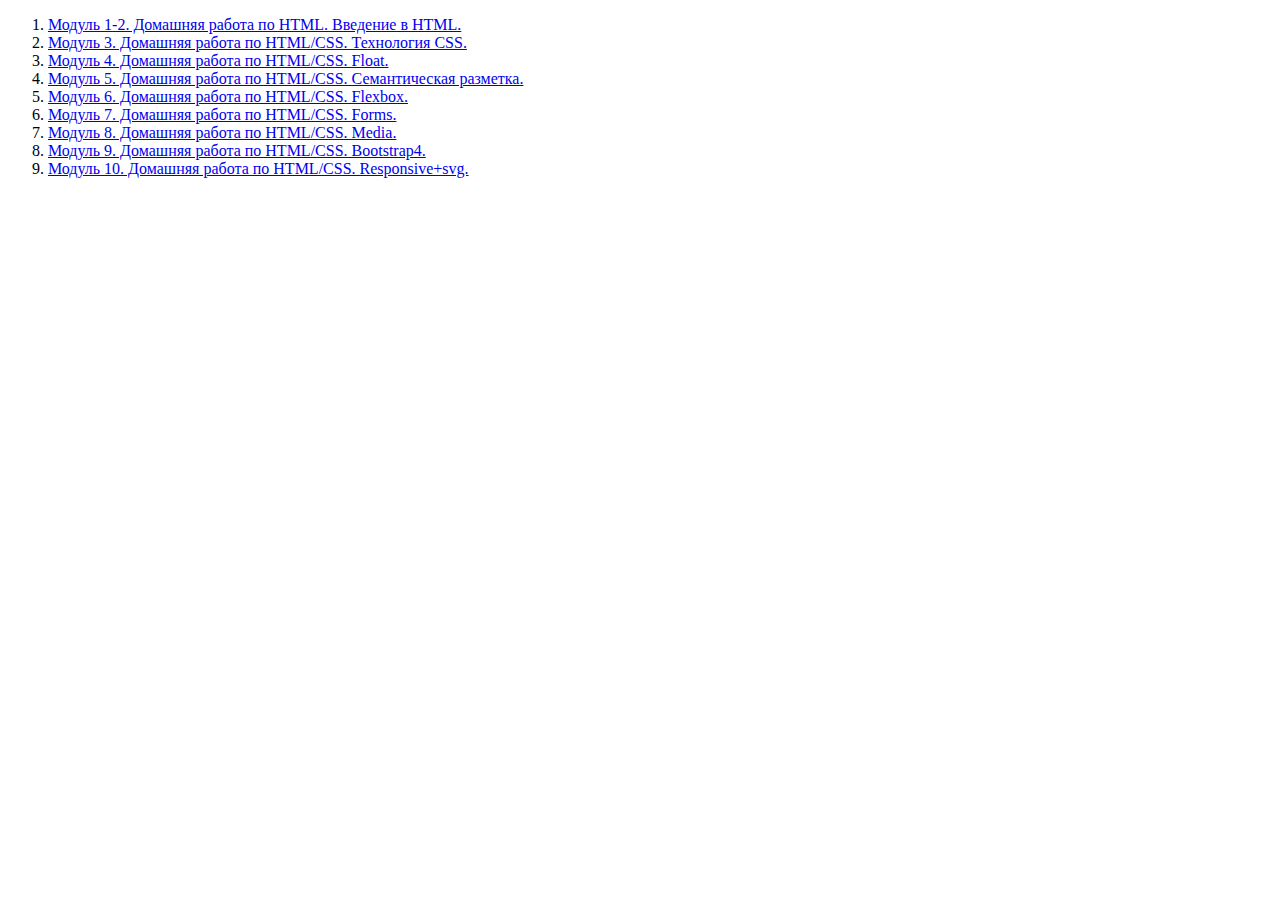
<file: index.html>
<!DOCTYPE html>
<html lang="en">
<head>
    <meta charset="UTF-8">
    <meta name="viewport" content="width=device-width, initial-scale=1.0">
    <meta http-equiv="X-UA-Compatible" content="ie=edge">
    <title>My home works</title>
</head>
<body>
</body>
    <ol>
        <li><a href="./html-css/module-1-2/index.html">Модуль 1-2. Домашняя работа по HTML. Введение в HTML. </a></li>
        <li><a href="./html-css/module-3/index.html">Модуль 3. Домашняя работа по HTML/CSS. Технология CSS.</a></li>
        <li><a href="./html-css/module-4/index.html">Модуль 4. Домашняя работа по HTML/CSS. Float.</a></li>
        <li><a href="./html-css/module-5/index.html">Модуль 5. Домашняя работа по HTML/CSS. Семантическая разметка.</a></li>
        <li><a href="./html-css/module-6/index.html">Модуль 6. Домашняя работа по HTML/CSS. Flexbox.</a></li>
        <li><a href="./html-css/module-7/index.html">Модуль 7. Домашняя работа по HTML/CSS. Forms.</a></li>
        <li><a href="./html-css/module-8/index.html">Модуль 8. Домашняя работа по HTML/CSS. Media.</a></li>
		<li><a href="./html-css/module-9/index.html">Модуль 9. Домашняя работа по HTML/CSS. Bootstrap4.</a></li>
		<li><a href="./html-css/module-10/index.html">Модуль 10. Домашняя работа по HTML/CSS. Responsive+svg.</a></li>
    </0l>

</body>
</html>
</file>
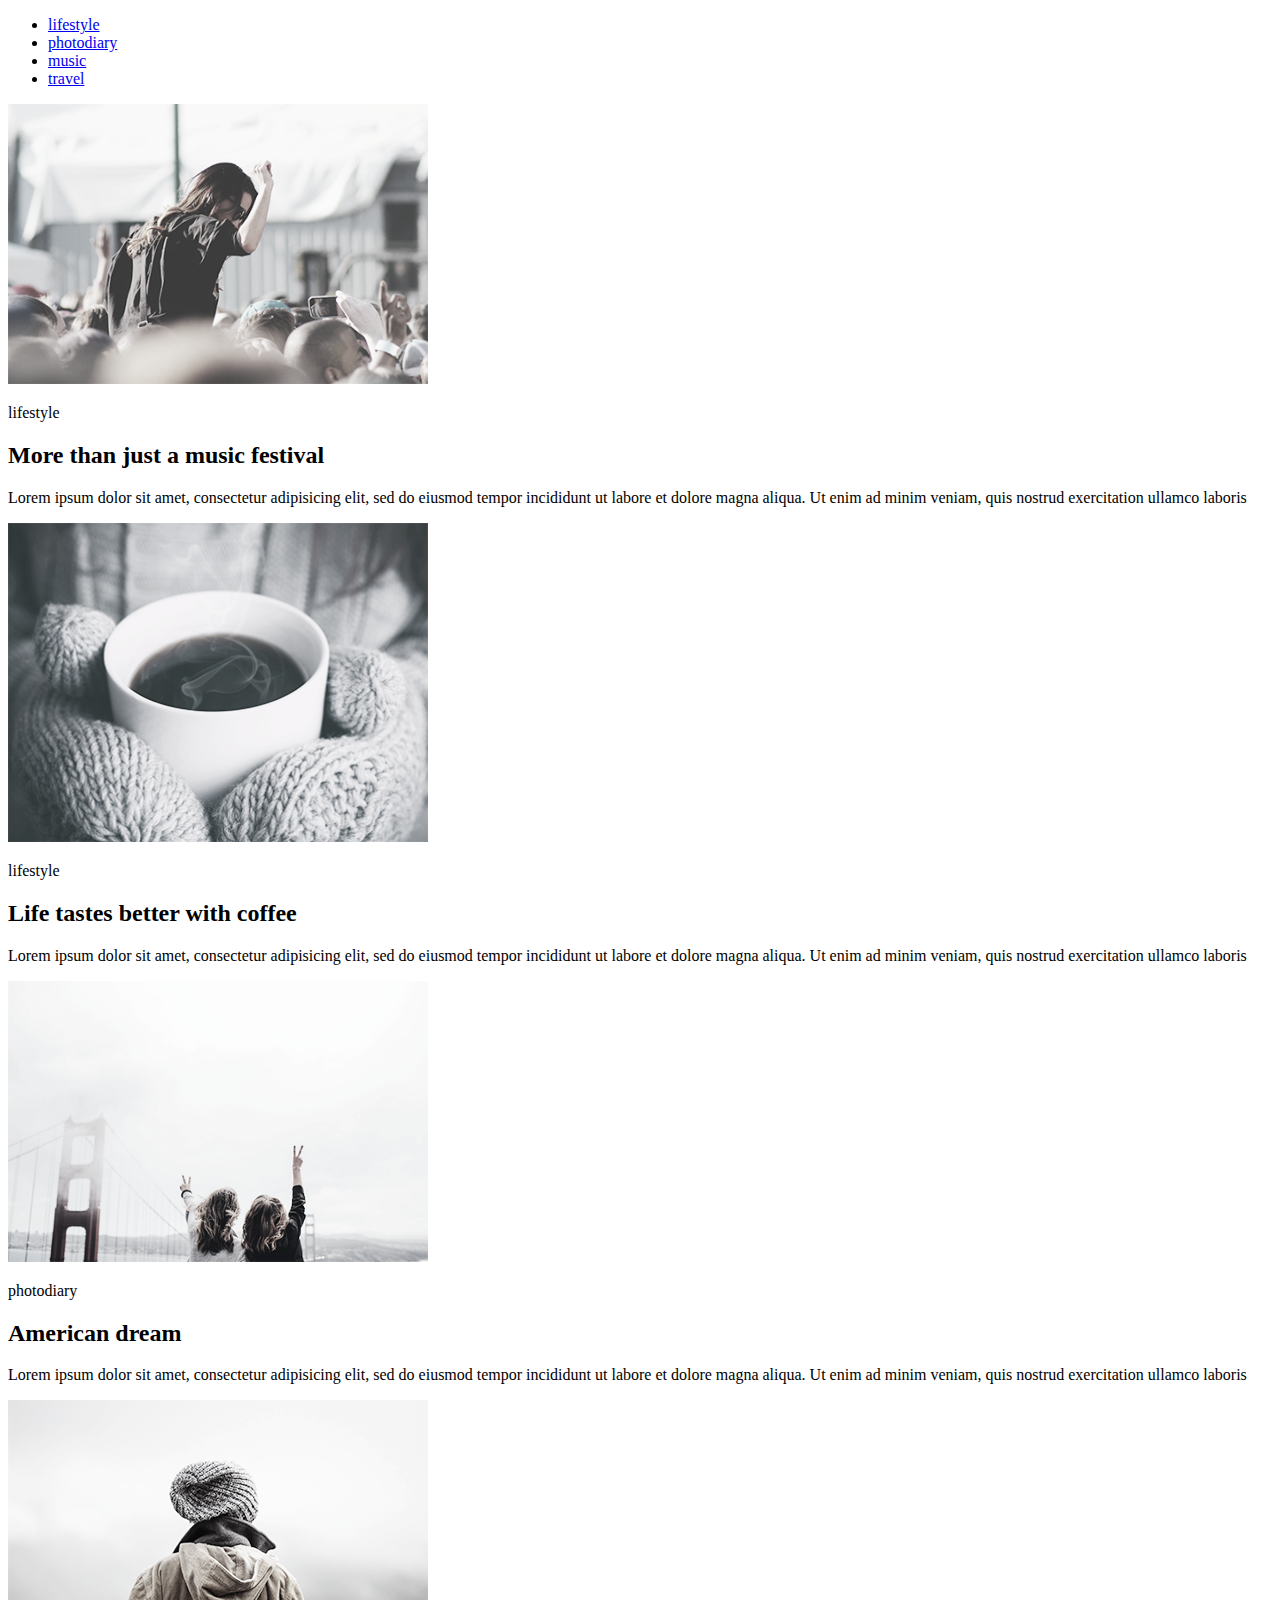
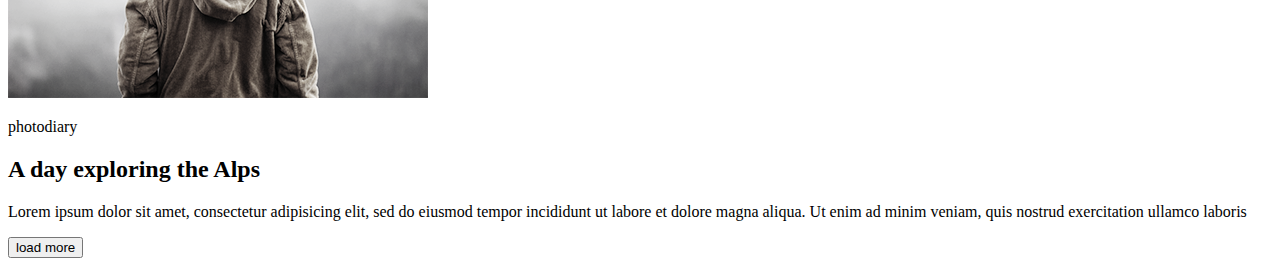
<file: html-css/module-1-2/index.html>
<!DOCTYPE html>
<html lang="en">
<head>
    <meta charset="UTF-8">
    <meta name="viewport" content="width=device-width, initial-scale=1.0">
    <meta http-equiv="X-UA-Compatible" content="ie=edge">
    <title>Homework-01</title>
</head>
<body>
    <div class="wrapper">
        <header>
            <nav>
                <ul class="menu">
                    <li class="menu-item"><a href="#" class="menu-link">lifestyle</a></li>
                    <li class="menu-item"><a href="#" class="menu-link">photodiary</a></li>
                    <li class="menu-item"><a href="#" class="menu-link">music</a></li>
                    <li class="menu-item"><a href="#" class="menu-link">travel</a></li>
                </ul>
            </nav>
        </header>
        <main>
            <article>
                    <img src="./img/woman.png" alt="Женщина" width="420">
                    <p>lifestyle</p>
                    <h2>More than just a music festival </h2>
                    <p>Lorem ipsum dolor sit amet, consectetur adipisicing elit, sed do eiusmod tempor incididunt ut labore et dolore magna aliqua. Ut enim ad minim veniam, quis nostrud exercitation ullamco laboris</p>
            </article>
            
            <article>
                    <img src="./img/coffe.png" alt="Чашка кофе" width="420">
                    <p>lifestyle</p>
                    <h2>Life tastes better with coffee</h2>
                    <p>Lorem ipsum dolor sit amet, consectetur adipisicing elit, sed do eiusmod tempor incididunt ut labore et dolore magna aliqua. Ut enim ad minim veniam, quis nostrud exercitation ullamco laboris</p>
            </article>
        
            <article>
                    <img src="./img/girls.png" alt="Девушки" width="420">
                    <p>photodiary</p>
                    <h2>American dream</h2>
                    <p>Lorem ipsum dolor sit amet, consectetur adipisicing elit, sed do eiusmod tempor incididunt ut labore et dolore magna aliqua. Ut enim ad minim veniam, quis nostrud exercitation ullamco laboris</p>
            </article>
            
            <article>
                    <img src="./img/boy.png" alt="Парень" width="420">
                    <p>photodiary</p>
                    <h2>A day exploring the Alps</h2>
                    <p>Lorem ipsum dolor sit amet, consectetur adipisicing elit, sed do eiusmod tempor incididunt ut labore et dolore magna aliqua. Ut enim ad minim veniam, quis nostrud exercitation ullamco laboris</p>
             </article>
            
             <button class="btn-footer">load more</button>
         </main>            
     </div>
</body>
</html>
</file>
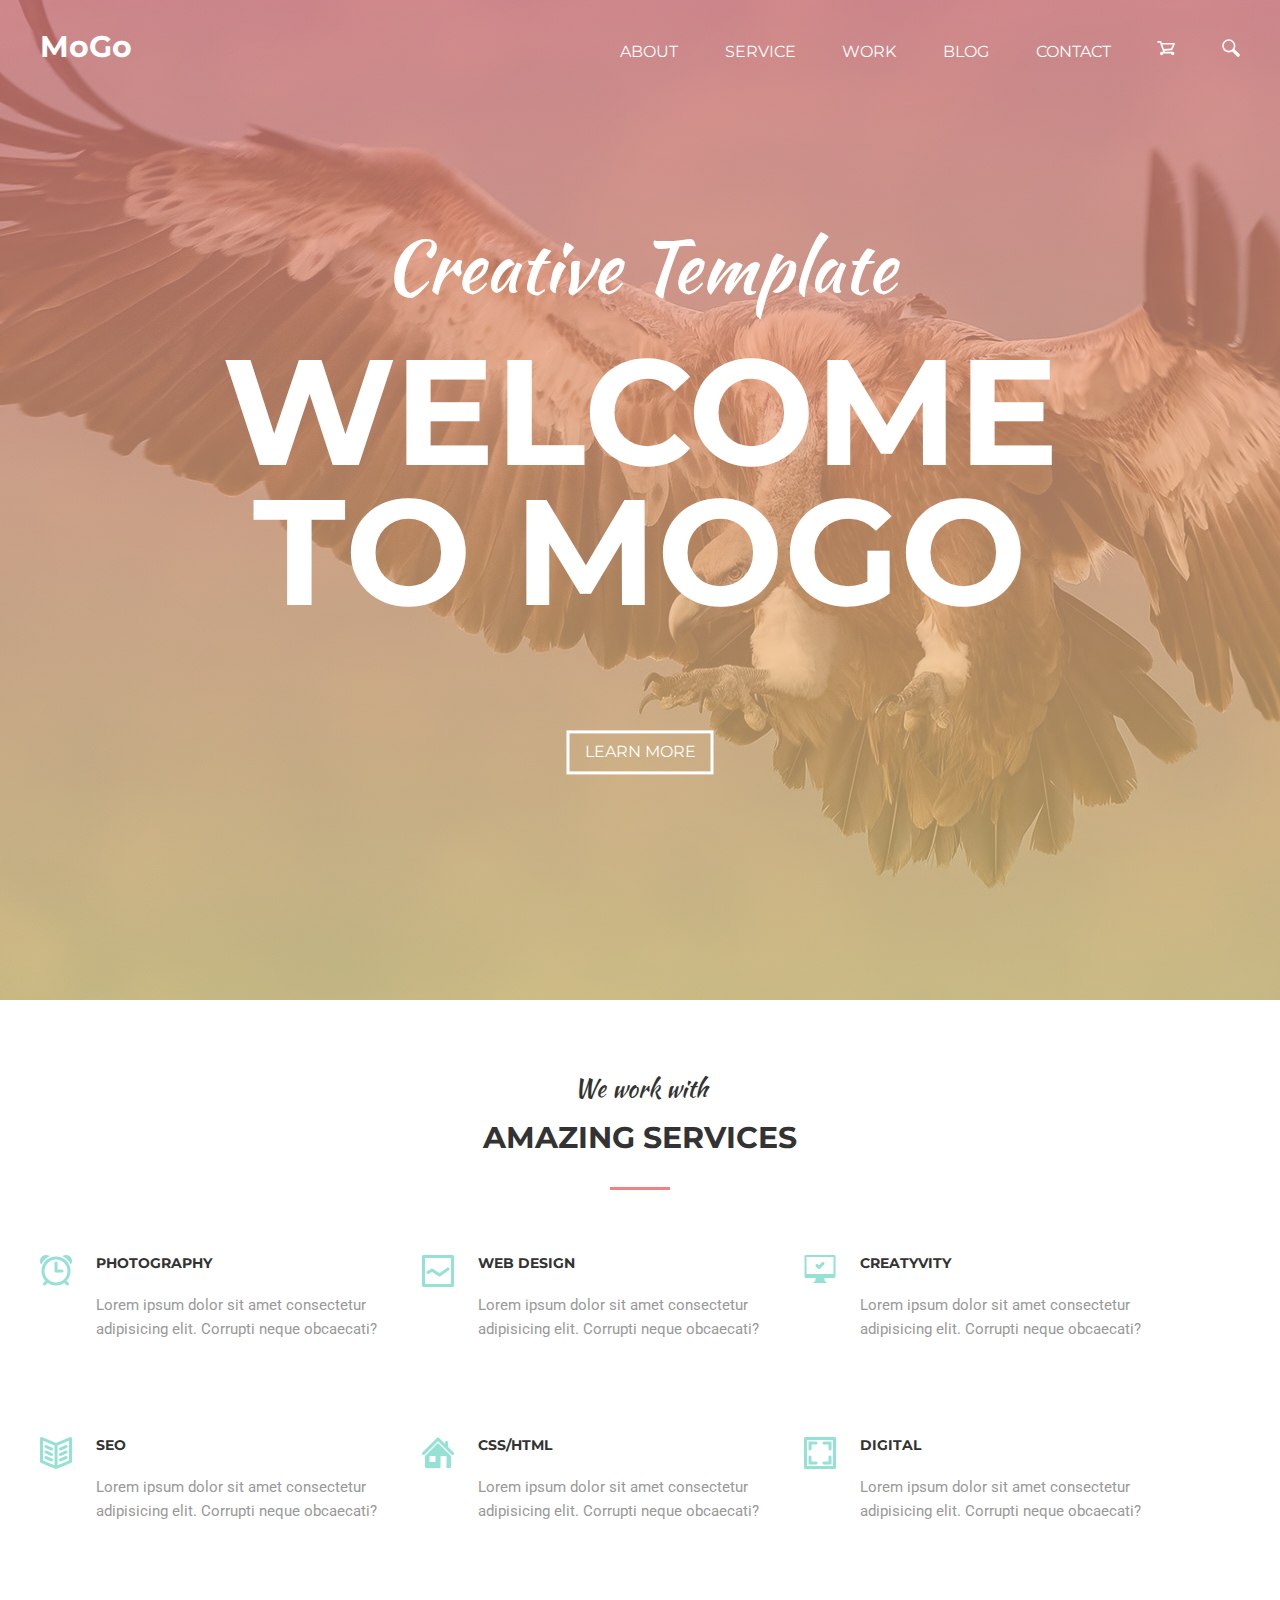
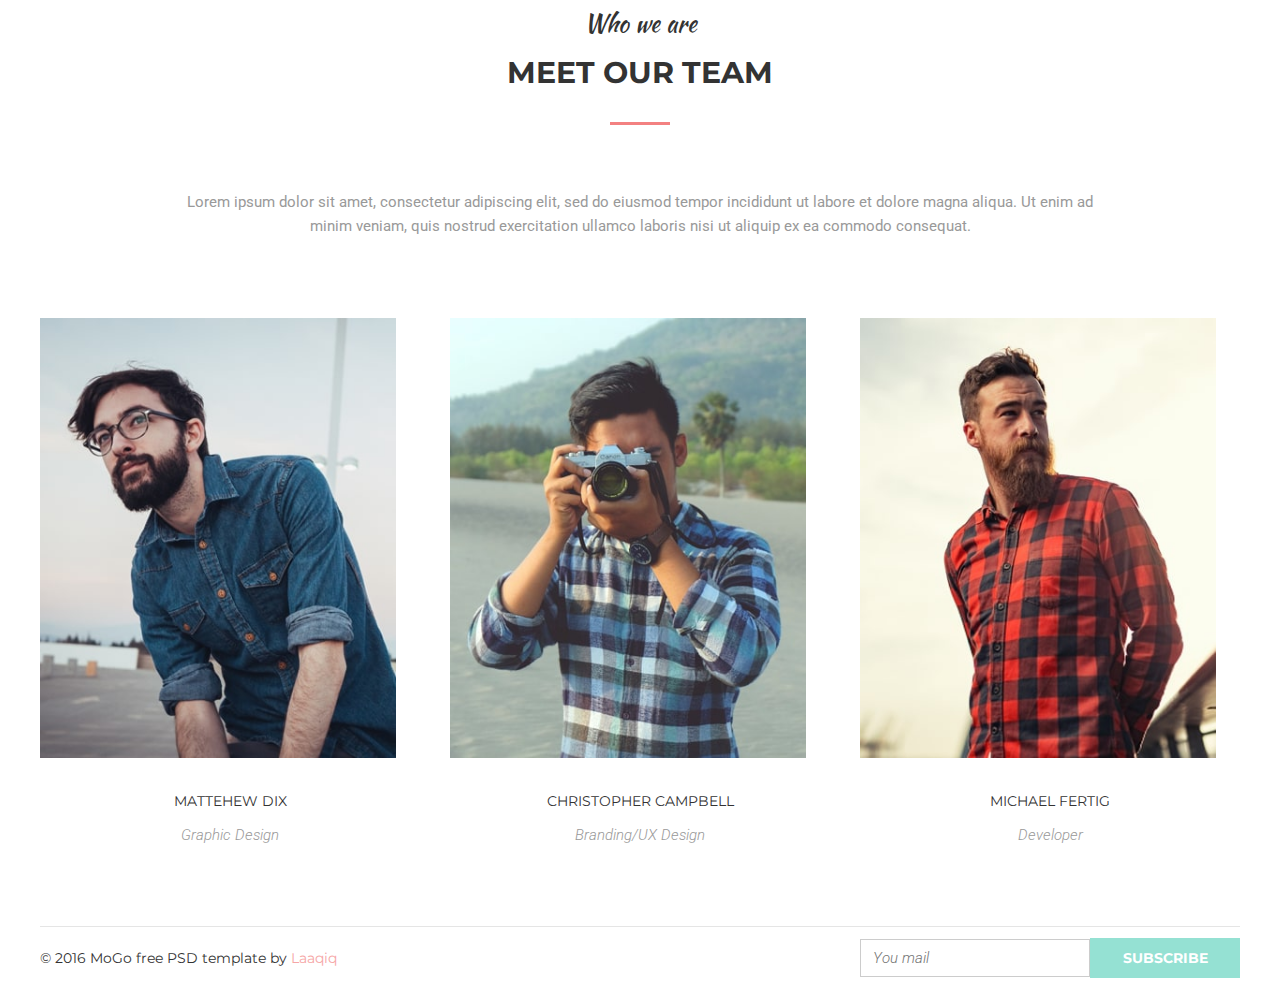
<file: html-css/module-10/index.html>
<!DOCTYPE html>
<html lang="en">
<head>
    <meta charset="UTF-8">
    <meta name="viewport" content="width=device-width, initial-scale=1.0">
    <meta http-equiv="X-UA-Compatible" content="ie=edge">
    <link href="https://fonts.googleapis.com/css?family=Montserrat:400,700" rel="stylesheet">
    <link href="https://fonts.googleapis.com/css?family=Kaushan+Script" rel="stylesheet">
    <link href="https://fonts.googleapis.com/css?family=Roboto:400,700" rel="stylesheet">
    <link rel="stylesheet" href="./css/normalize.css">
    <link rel="stylesheet" href="./css/style.css">
    <title>Module-10</title>
</head>
<body>
    <header class="hdr first-screen">
        <!-- <img  -->
        <!-- srcset="img/banner.jpg 1920w, img/banner@2x.jpg 3840w"  -->
        <!-- class="hdr__img" src="./img/banner.jpg" alt="img" sizes="1920px" height="1000"> -->
        <div class="hdr__overlay">
            <div class="title wrapper">
                <nav class="navigation">
                    <a href="index.html" class="logo">MoGo</a>
                    <ul class="navigation__menu">
                        <li class="navigation__item"><a href="#" class="link navigation__link">about</a></li>
                        <li class="navigation__item"><a href="#" class="link navigation__link">service</a></li>
                        <li class="navigation__item"><a href="#" class="link navigation__link">work</a></li>
                        <li class="navigation__item"><a href="#" class="link navigation__link">blog</a></li>
                        <li class="navigation__item"><a href="#" class="link navigation__link">contact</a></li>
                        <li class="navigation__item"><a href="#" class="link navigation__link">
                            <svg><use href="./icons/symbol.svg#basket"></use></svg></a></li>
                        <li class="navigation__item"><a href="#" class="link navigation__link">
                            <svg><use href="./icons/symbol.svg#search"></use></svg></a></li>
                    </ul>
                </nav>
                <div class="hdr-head">
                   <p class="hdr-head__title">Creative Template</p>
                   <p class="hdr-head__subtitle">Welcome to MoGo</p>
                   <a href="#" class="hdr-head__link link">learn more</a> 
                </div>
                
            </div>
        </div>
    </header>
    
    <main class="wrapper">
        <section class="main-section">
                <p class="main-section__name">We work with</p>
                <h2 class="main-section__sub-name">amazing services</h2>
            <ul class="main-section__content">
                <li class="main-section__content-item">
                    <article class="content-item__block content-item__block-img img1">
                        <h4 class="content-item__name">Photography</h4>
                        <p class="content-item__text"> Lorem ipsum dolor sit amet consectetur adipisicing elit. Corrupti neque obcaecati?</p>
                    </article>
                </li>
                <li class="main-section__content-item">
                    <article class="content-item__block content-item__block-img img2">
                        <h4 class="content-item__name">web design</h4>
                        <p class="content-item__text"> Lorem ipsum dolor sit amet consectetur adipisicing elit. Corrupti neque obcaecati?</p>
                    </article>  
                </li>
                <li class="main-section__content-item">
                    <article class="content-item__block content-item__block-img img3">
                        <h4 class="content-item__name">creatyvity</h4>
                        <p class="content-item__text"> Lorem ipsum dolor sit amet consectetur adipisicing elit. Corrupti neque obcaecati?</p>
                    </article>
                </li>
                <li class="main-section__content-item">
                    <article class="content-item__block content-item__block-img img4">
                        <h4 class="content-item__name">seo</h4>
                        <p class="content-item__text"> Lorem ipsum dolor sit amet consectetur adipisicing elit. Corrupti neque obcaecati?</p>
                    </article> 
                </li>
                <li class="main-section__content-item">
                    <article class="content-item__block content-item__block-img img5">     
                        <h4 class="content-item__name">css/html</h4>
                        <p class="content-item__text"> Lorem ipsum dolor sit amet consectetur adipisicing elit. Corrupti neque obcaecati?</p>
                    </article>  
                </li>
                <li class="main-section__content-item">
                    <article class="content-item__block content-item__block-img img6">        
                        <h4 class="content-item__name">digital</h4>
                        <p class="content-item__text"> Lorem ipsum dolor sit amet consectetur adipisicing elit. Corrupti neque obcaecati?</p>
                    </article>
                </li>
            </ul>
        </section>
        <section class="main-section gallery">
                <p class="main-section__name">Who we are</p>
                <h2 class="main-section__sub-name">meet our team</h2>
                <p class="main-section__sub-name-2 content-item__text">Lorem ipsum dolor sit amet, consectetur adipiscing elit, sed do eiusmod tempor incididunt ut labore et dolore magna aliqua. Ut enim ad minim veniam, quis nostrud exercitation ullamco laboris nisi ut aliquip ex ea commodo consequat.</p>
                <ul class="gallery__list">
                    <li class="gallery__card">
                        <article>
                            <!-- <h4 class="visually-hidden">Caption article</h4> -->
                        <div class="card__overlay overlay">
                            <ul class="social-bar-list-actions">
                                <li class="gallery__item"><a href="#" class="facebook gallery__link"><svg class="svg-icon"><use href="social/sprite.svg#facebook"></use></svg></a></li>
                                <li class="gallery__item"><a href="#" class="twitter gallery__link"><svg class="svg-icon"><use href="social/sprite.svg#twitter"></use></svg></a></li>
                                <li class="gallery__item"><a href="#" class="pinterest gallery__link"><svg class="svg-icon"><use href="social/sprite.svg#pinterest"></use></svg></a></li>
                                <li class="gallery__item"><a href="#" class="instagram gallery__link"><svg class="svg-icon"><use href="social/sprite.svg#instagram"></use></svg></a></li>
                            </ul>
                        </div>
                                <img srcset="img/image-1.jpg 380w, img/image-1@2x.jpg 760w" class="gallery__card-img" src="img/image-1.jpg" alt="image-1" sizes="380px" height="440">
                                <p class="gallery__card-name">mattehew dix</p>
                                <p class="gallery__card-subname">graphic design</p>
                        </article>
                    </li>
                    <li class="gallery__card">
                        <article>
                            <!-- <h4 class="visually-hidden">Caption article</h4> -->
                        <div class="card__overlay overlay">
                            <ul class="social-bar-list-actions">
                                <li class="gallery__item"><a href="#" class="facebook gallery__link"><svg class="svg-icon"><use href="social/sprite.svg#facebook"></use></svg></a></li>
                                <li class="gallery__item"><a href="#" class="twitter gallery__link"><svg class="svg-icon"><use href="social/sprite.svg#twitter"></use></svg></a></li>
                                <li class="gallery__item"><a href="#" class="pinterest gallery__link"><svg class="svg-icon"><use href="social/sprite.svg#pinterest"></use></svg></a></li>
                                <li class="gallery__item"><a href="#" class="instagram gallery__link"><svg class="svg-icon"><use href="social/sprite.svg#instagram"></use></svg></a></li>
                            </ul>
                            </div>
                                <img srcset="img/image-2.jpg 380w, img/image-2@2x.jpg 760w" class="gallery__card-img" src="img/image-2.jpg" alt="image-2" sizes="380px" height="440">
                                <p class="gallery__card-name">Christopher Campbell</p>
                                <p class="gallery__card-subname">Branding/UX design</p>
                        </article>
                    </li>
                    <li class="gallery__card">
                        <article>
                            <!-- <h4 class="visually-hidden">Caption article</h4> -->
                        <div class="card__overlay overlay">
                            <ul class="social-bar-list-actions">
                                <li class="gallery__item"><a href="#" class="facebook gallery__link"><svg class="svg-icon"><use href="social/sprite.svg#facebook"></use></svg></a></li>
                                <li class="gallery__item"><a href="#" class="twitter gallery__link"><svg class="svg-icon"><use href="social/sprite.svg#twitter"></use></svg></a></li>
                                <li class="gallery__item"><a href="#" class="pinterest gallery__link"><svg class="svg-icon"><use href="social/sprite.svg#pinterest"></use></svg></a></li>
                                <li class="gallery__item"><a href="#" class="instagram gallery__link"><svg class="svg-icon"><use href="social/sprite.svg#instagram"></use></svg></a></li>
                            </ul>
                        </div>
                        <img srcset="img/image-3.jpg 380w, img/image-3@2x.jpg 760w" class="gallery__card-img" src="img/image-3.jpg" alt="image-3" sizes="380px" height="440">
                                <p class="gallery__card-name">Michael Fertig</p>
                                <p class="gallery__card-subname">Developer</p>
                        </article>
                    </li>
                </ul>
        </section>
    </main>
    <footer class="footer wrapper">
        <p class="footer-content">&copy; 2016 MoGo free PSD template by <a href="#" class="footer-content__link">Laaqiq</a></p>
        <form class="footer-form" action="#" name="mail">
            <input type="email" placeholder="You mail" class="footer-form__guest-mail">
            <input type="button" class="footer-form__subscribe-guest-mail" value="subscribe">
        </form>
    </footer>
</body>
</html>
</file>
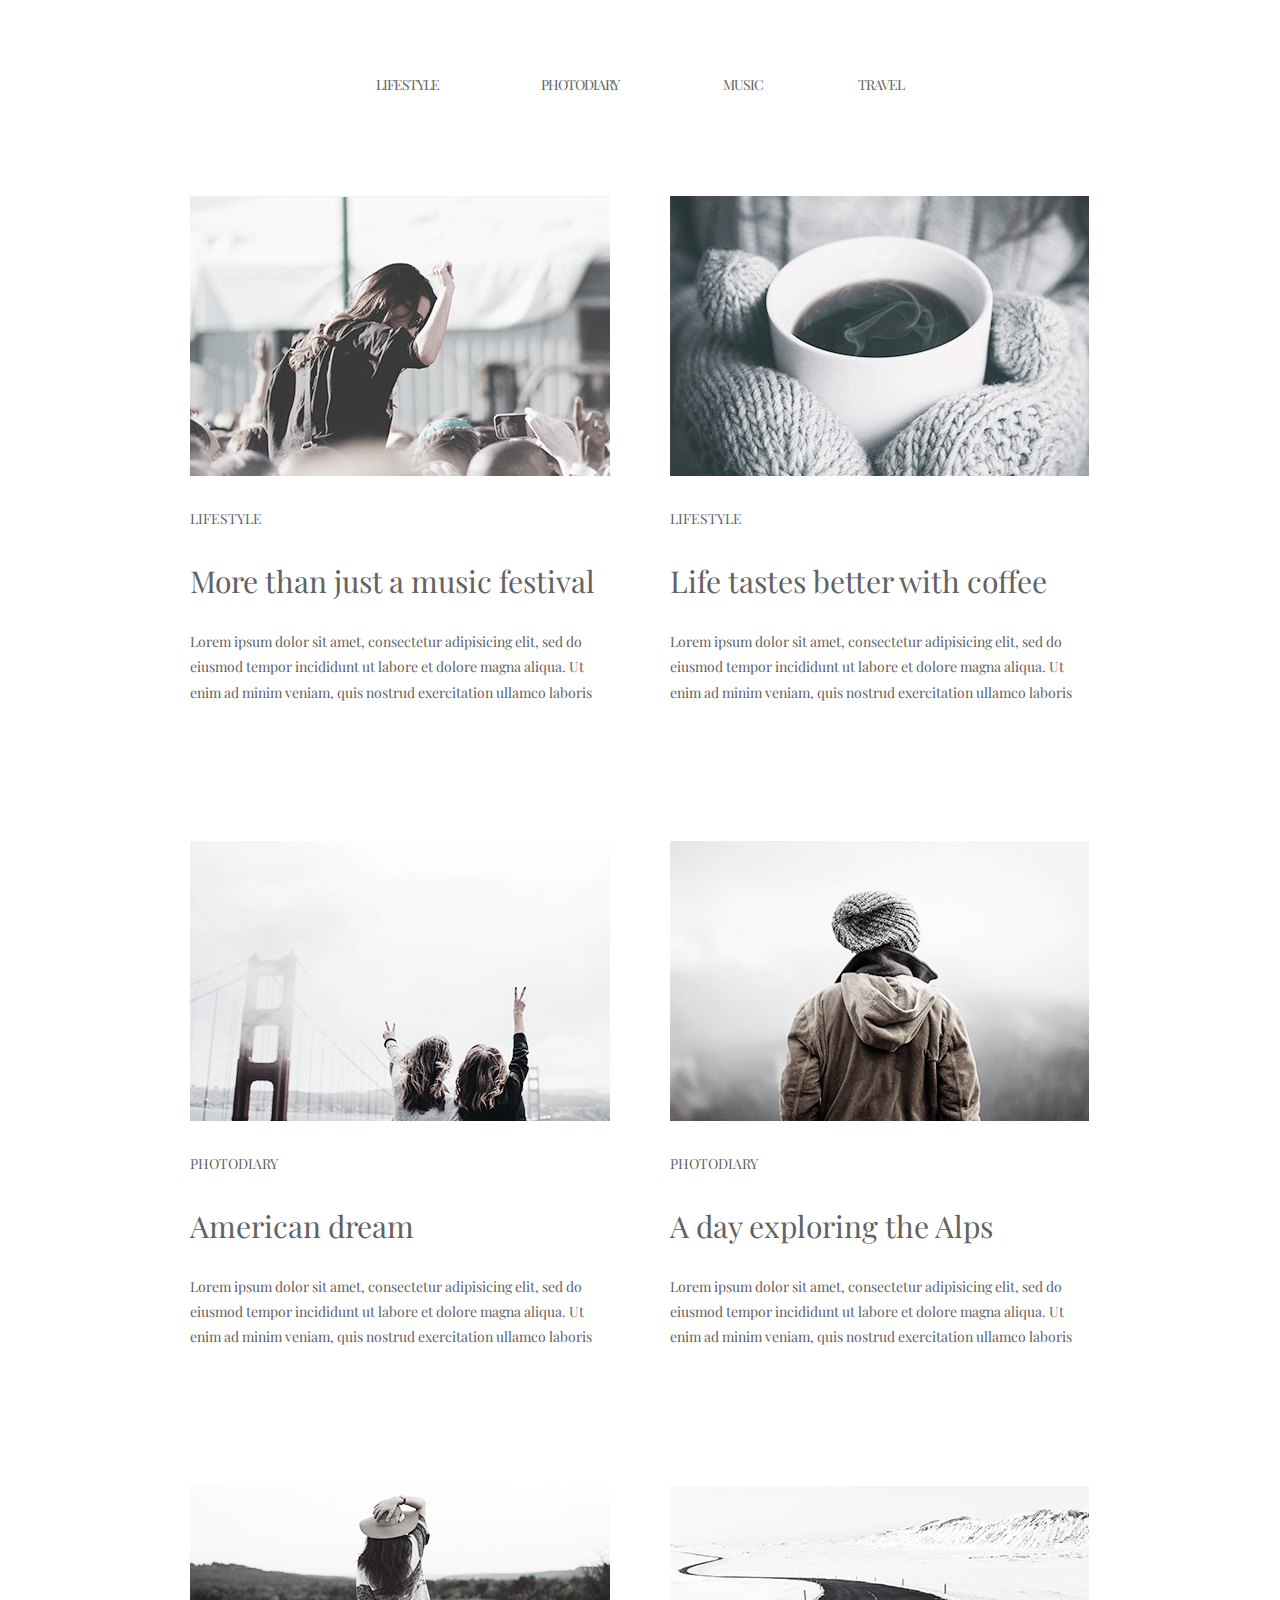
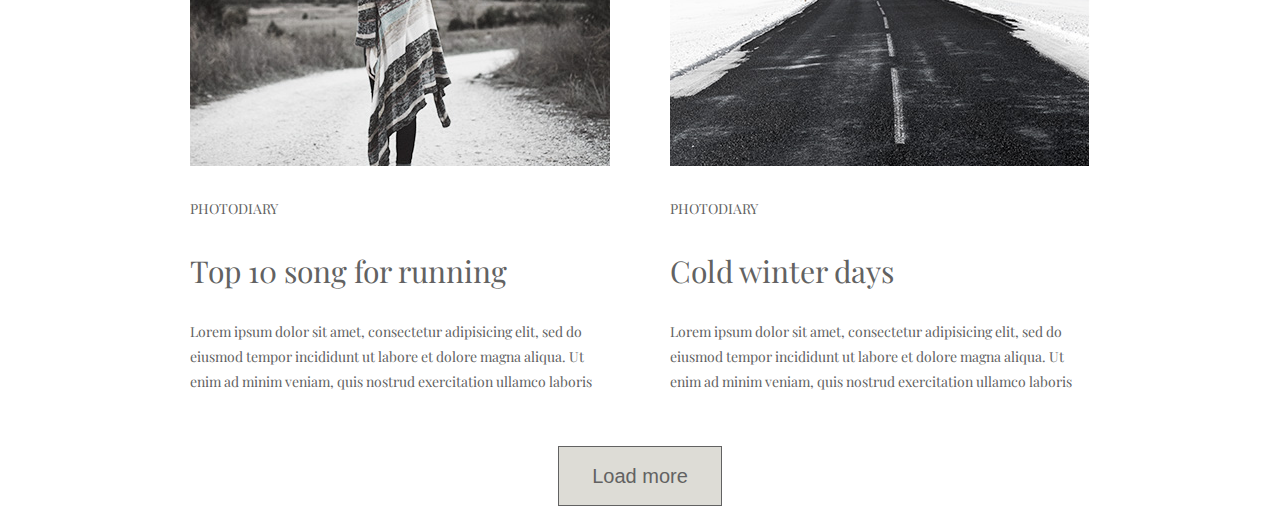
<file: html-css/module-3/index.html>
<!DOCTYPE html>
<html lang="en">
<head>
    <meta charset="UTF-8">
    <meta name="viewport" content="width=device-width, initial-scale=1.0">
    <meta http-equiv="X-UA-Compatible" content="ie=edge">
    <link href="https://fonts.googleapis.com/css?family=Playfair+Display:400,700,900" rel="stylesheet">
    <link rel="stylesheet" href="css/style1.css">
    <title>Module 3</title>
</head>
<body>
    <header class="wrapper margin">
        <nav>
               <ul class="site-navigation">
                        <li><a href="#" class="nav-link">lifestyle</a></li>
                        <li><a href="#" class="nav-link">photodiary</a></li>
                        <li><a href="#" class="nav-link">music</a></li>
                        <li><a href="#" class="nav-link">travel</a></li>
                </ul>
        </nav>
    </header>
         <main class="wrapper main">
            <section>
               <h1 class="visually-hidden">Домашняя работа</h1>
               <ul>
                  <li class="li-section">
                        <article>
                              <img src="./img/woman.jpg" alt="фото девушки">
                              <p class="sub-img">
                                 lifestyle
                              </p>
                              <h2>
                                 More than just a music festival
                              </h2>
                              <p class="text">
                                 Lorem ipsum dolor sit amet, consectetur adipisicing elit, sed do eiusmod tempor incididunt ut labore et dolore magna aliqua. Ut enim ad minim veniam, quis nostrud exercitation ullamco laboris
                              </p>
                        </article>
                  </li>
                  <li class="li-section">
                        <article>
                              <img src="./img/coffe.jpg" alt="чашка кофе">
                              <p class="sub-img">
                                 lifestyle
                              </p>
                              <h2>
                                 Life tastes better with coffee
                              </h2>
                              <p class="text">
                                 Lorem ipsum dolor sit amet, consectetur adipisicing elit, sed do eiusmod tempor incididunt ut labore et dolore magna aliqua. Ut enim ad minim veniam, quis nostrud exercitation ullamco laboris
                              </p>
                           </article>
                  </li>
                  <li class="li-section">
                        <article>
                              <img src="./img/girls.jpg" alt="девушки на фоне моста">
                              <p class="sub-img">
                                 photodiary
                              </p>
                              <h2>
                                 American dream
                              </h2>
                              <p class="text">
                                 Lorem ipsum dolor sit amet, consectetur adipisicing elit, sed do eiusmod tempor incididunt ut labore et dolore magna aliqua. Ut enim ad minim veniam, quis nostrud exercitation ullamco laboris  
                              </p>
                           </article>
                  </li>
                  <li class="li-section">
                        <article>
                              <img src="./img/boy.jpg" alt="парень в шапке">
                              <p class="sub-img">
                                 photodiary
                              </p>
                              <h2>
                                 A day exploring the Alps
                              </h2>
                              <p class="text">
                                 Lorem ipsum dolor sit amet, consectetur adipisicing elit, sed do eiusmod tempor incididunt ut labore et dolore magna aliqua. Ut enim ad minim veniam, quis nostrud exercitation ullamco laboris
                              </p>
                           </article>
                  </li>
                  <li class="li-section">
                        <article>
                              <img src="./img/girl_in_a_hat.jpg" alt="парень в шапке">
                               <p class="sub-img">
                                 photodiary
                              </p>
                              <h2>
                                 Top 10 song for running
                              </h2>
                              <p class="text">
                                 Lorem ipsum dolor sit amet, consectetur adipisicing elit, sed do eiusmod tempor incididunt ut labore et dolore magna aliqua. Ut enim ad minim veniam, quis nostrud exercitation ullamco laboris
                              </p>
                           </article>
                  </li>
                  <li class="li-section">
                        <article>
                              <img src="./img/road.jpg" alt="парень в шапке">
                              <p class="sub-img">
                                 photodiary
                              </p>
                              <h2>
                                 Cold winter days
                              </h2>
                              <p class="text">
                                 Lorem ipsum dolor sit amet, consectetur adipisicing elit, sed do eiusmod tempor incididunt ut labore et dolore magna aliqua. Ut enim ad minim veniam, quis nostrud exercitation ullamco laboris
                              </p>
                           </article>
                  </li>
               </ul>
               <button>Load more</button>
            </section>
         </main>
</body>
</html>
</file>
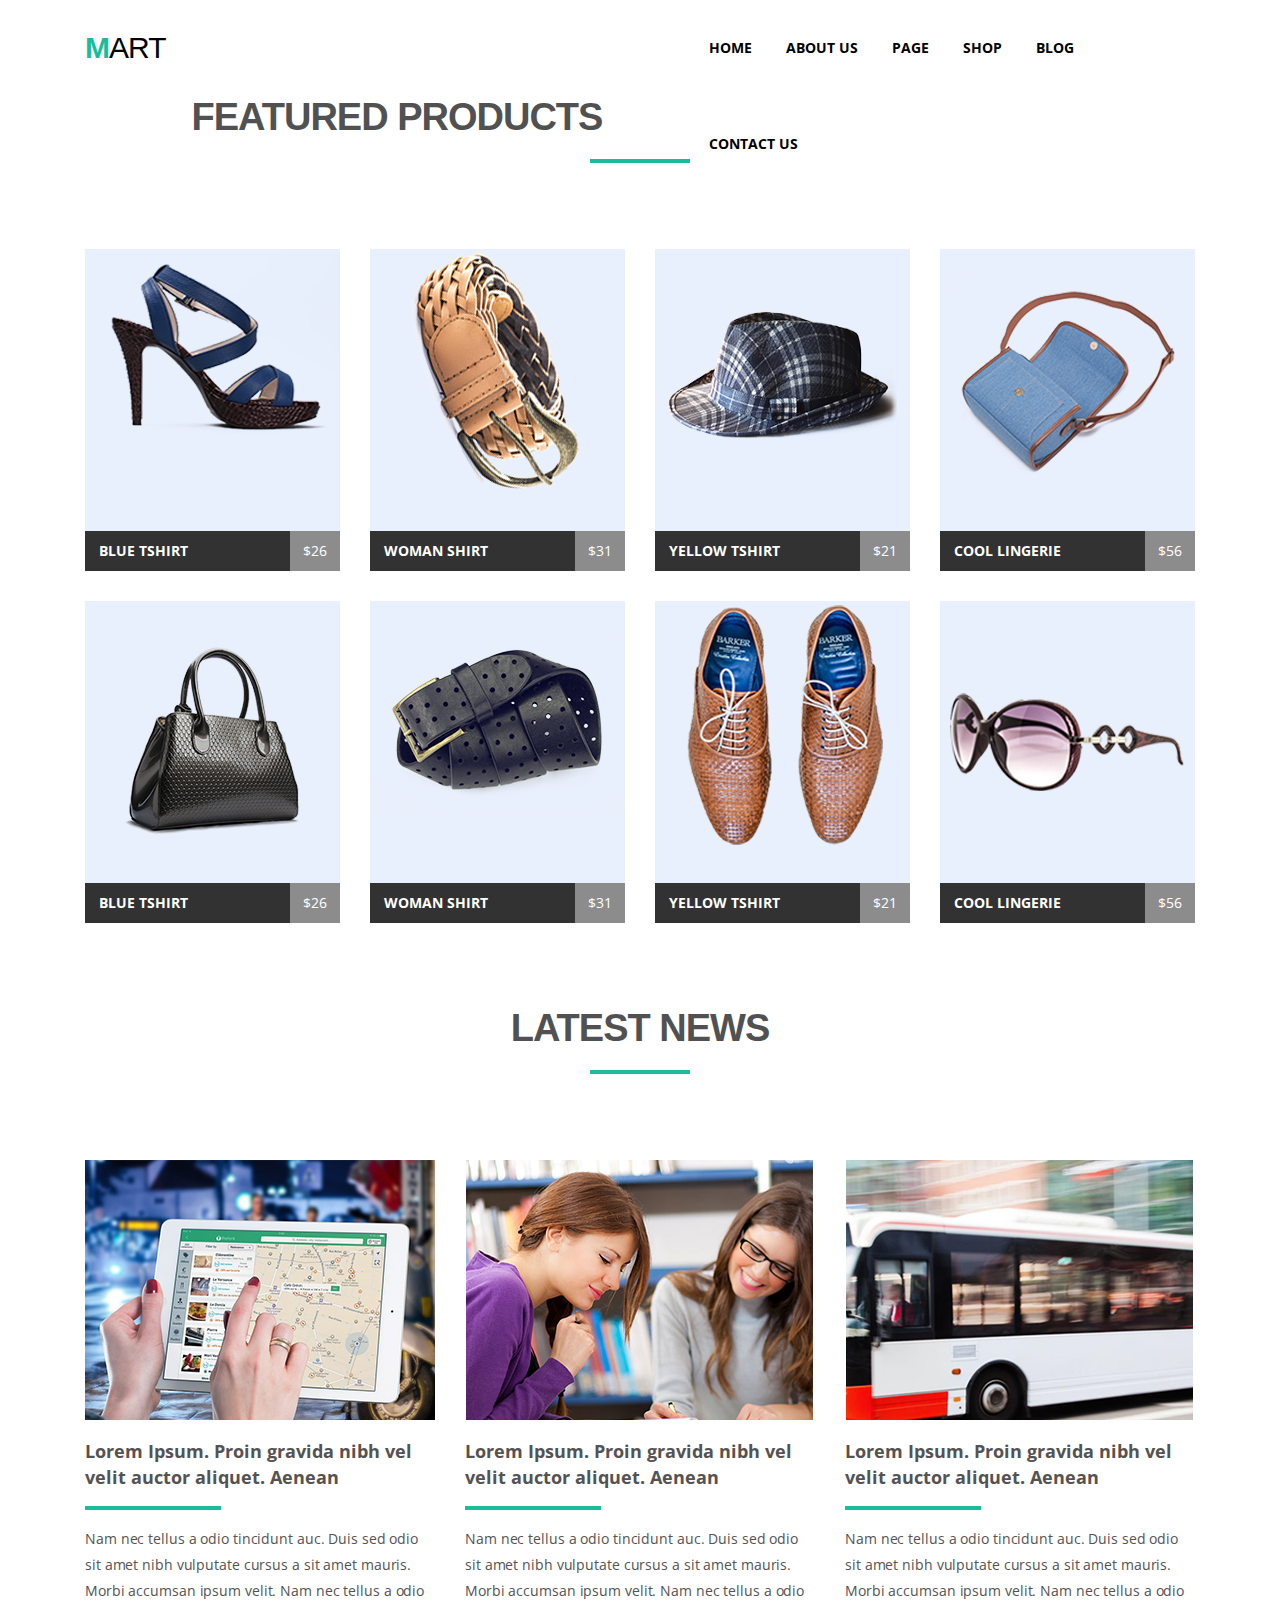
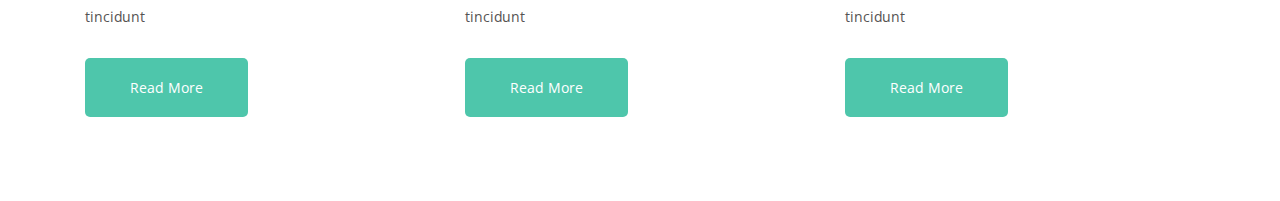
<file: html-css/module-4/index.html>
<!DOCTYPE html>
<html lang="en">
<head>
    <meta charset="UTF-8">
    <meta name="viewport" content="width=device-width, initial-scale=1.0">
    <link rel="stylesheet" href="./css/style.css">
    <link href="https://fonts.googleapis.com/css?family=Open+Sans:300,400,700,800,Roboto:300,400,700" rel="stylesheet">
    <meta http-equiv="X-UA-Compatible" content="ie=edge">
    <title>Mart</title>
</head>
<body>
    <header class="wrapper">
        <nav class="clearfix">
        <a href="index.html" class="logo">mart</a>
        <ul class="sait-navigation clearfix">
            <li class="menu-item"><a href="#">home</a></li>
            <li class="menu-item"><a href="#">about us</a></li>
            <li class="menu-item"><a href="#">page</a></li>
            <li class="menu-item"><a href="#">shop</a></li>
            <li class="menu-item"><a href="#">blog</a></li>
            <li class="menu-item"><a href="#">contact us</a></li>
        </ul>
        </nav>
    </header>
    <main class="wrapper">
        <section>
            
            <h2 class="name-section">FEATURED PRODUCTS</h2>
            <ul class="clearfix">
                <li class="product">
                    <article class="product-box">
                        <img class="img-box" src="./img/product1.png" alt="product">
                        <h3 class="name-product">blue tshirt</h3>
                        <p class="price-product">$26</p>
                    </article>
                </li>
                <li class="product">
                    <article class="product-box">
                        <img class="img-box" src="./img/product2.png" alt="product">
                        <h3 class="name-product">WOMAN shirt</h3>
                        <p class="price-product">$31</p>
                    </article>
                </li>
                <li class="product">
                    <article class="product-box">
                        <img class="img-box" src="./img/product3.png" alt="product">
                        <h3 class="name-product">YELLOW Tshirt</h3>
                        <p class="price-product">$21</p>
                    </article>
                </li>
                <li class="product">
                    <article class="product-box">
                        <img class="img-box" src="./img/product4.png" alt="product">
                        <h3 class="name-product">Cool lingerie</h3>
                        <p class="price-product">$56</p>
                    </article>
                </li>
                <li class="product">
                    <article class="product-box">
                        <img class="img-box" src="./img/product5.png" alt="product">
                        <h3 class="name-product">blue tshirt</h3>
                        <p class="price-product">$26</p>
                    </article>
                </li>
                <li class="product">
                    <article class="product-box">
                        <img class="img-box" src="./img/product6.png" alt="product">
                        <h3 class="name-product">WOMAN shirt</h3>
                        <p class="price-product">$31</p>
                    </article>
                </li>
                <li class="product">
                    <article class="product-box">
                        <img class="img-box" src="./img/product7.png" alt="product">
                        <h3 class="name-product">YELLOW Tshirt</h3>
                        <p class="price-product">$21</p>
                    </article>
                </li>
                <li class="product">
                    <article class="product-box">
                        <img class="img-box" src="./img/product8.png" alt="product">
                        <h3 class="name-product">Cool lingerie</h3>
                        <p class="price-product">$56</p>
                    </article>
                </li>
        </ul>
        </section>
        <section>
            <h2 class="name-section">LATEST NEWS</h2>
            <ul  class="clearfix">
                <li class="latest-news">
                    <article class="news">
                        <img class="img-box-news" src="./img/ipad.jpg" alt="product" >
                        <h3 class="name-news">Lorem Ipsum. Proin gravida nibh vel velit auctor aliquet. Aenean</h3>
                        <p class="text-news">Nam nec tellus a odio tincidunt auc. Duis sed odio sit amet nibh vulputate cursus a sit amet mauris. Morbi accumsan ipsum velit. Nam nec tellus a odio tincidunt </p>
                        <a href="#" class="link-ln">Read More</a>
                    </article>
                </li>
                <li class="latest-news">
                    <article class="news">
                        <img class="img-box-news" src="./img/slide1.jpg" alt="product" >
                        <h3 class="name-news">Lorem Ipsum. Proin gravida nibh vel velit auctor aliquet. Aenean</h3>
                        <p class="text-news">Nam nec tellus a odio tincidunt auc. Duis sed odio sit amet nibh vulputate cursus a sit amet mauris. Morbi accumsan ipsum velit. Nam nec tellus a odio tincidunt </p>
                        <a href="#" class="link-ln">Read More</a>
                    </article>
                </li>
                <li class="latest-news">
                    <article class="news">
                        <img class="img-box-news" src="./img/bass.jpg" alt="product" >
                        <h3 class="name-news">Lorem Ipsum. Proin gravida nibh vel velit auctor aliquet. Aenean</h3>
                        <p class="text-news">Nam nec tellus a odio tincidunt auc. Duis sed odio sit amet nibh vulputate cursus a sit amet mauris. Morbi accumsan ipsum velit. Nam nec tellus a odio tincidunt </p>
                        <a href="#" class="link-ln">Read More</a>
                    </article>
                </li>
            </ul>
        </section>
    </main>
</body>
</html>
</file>
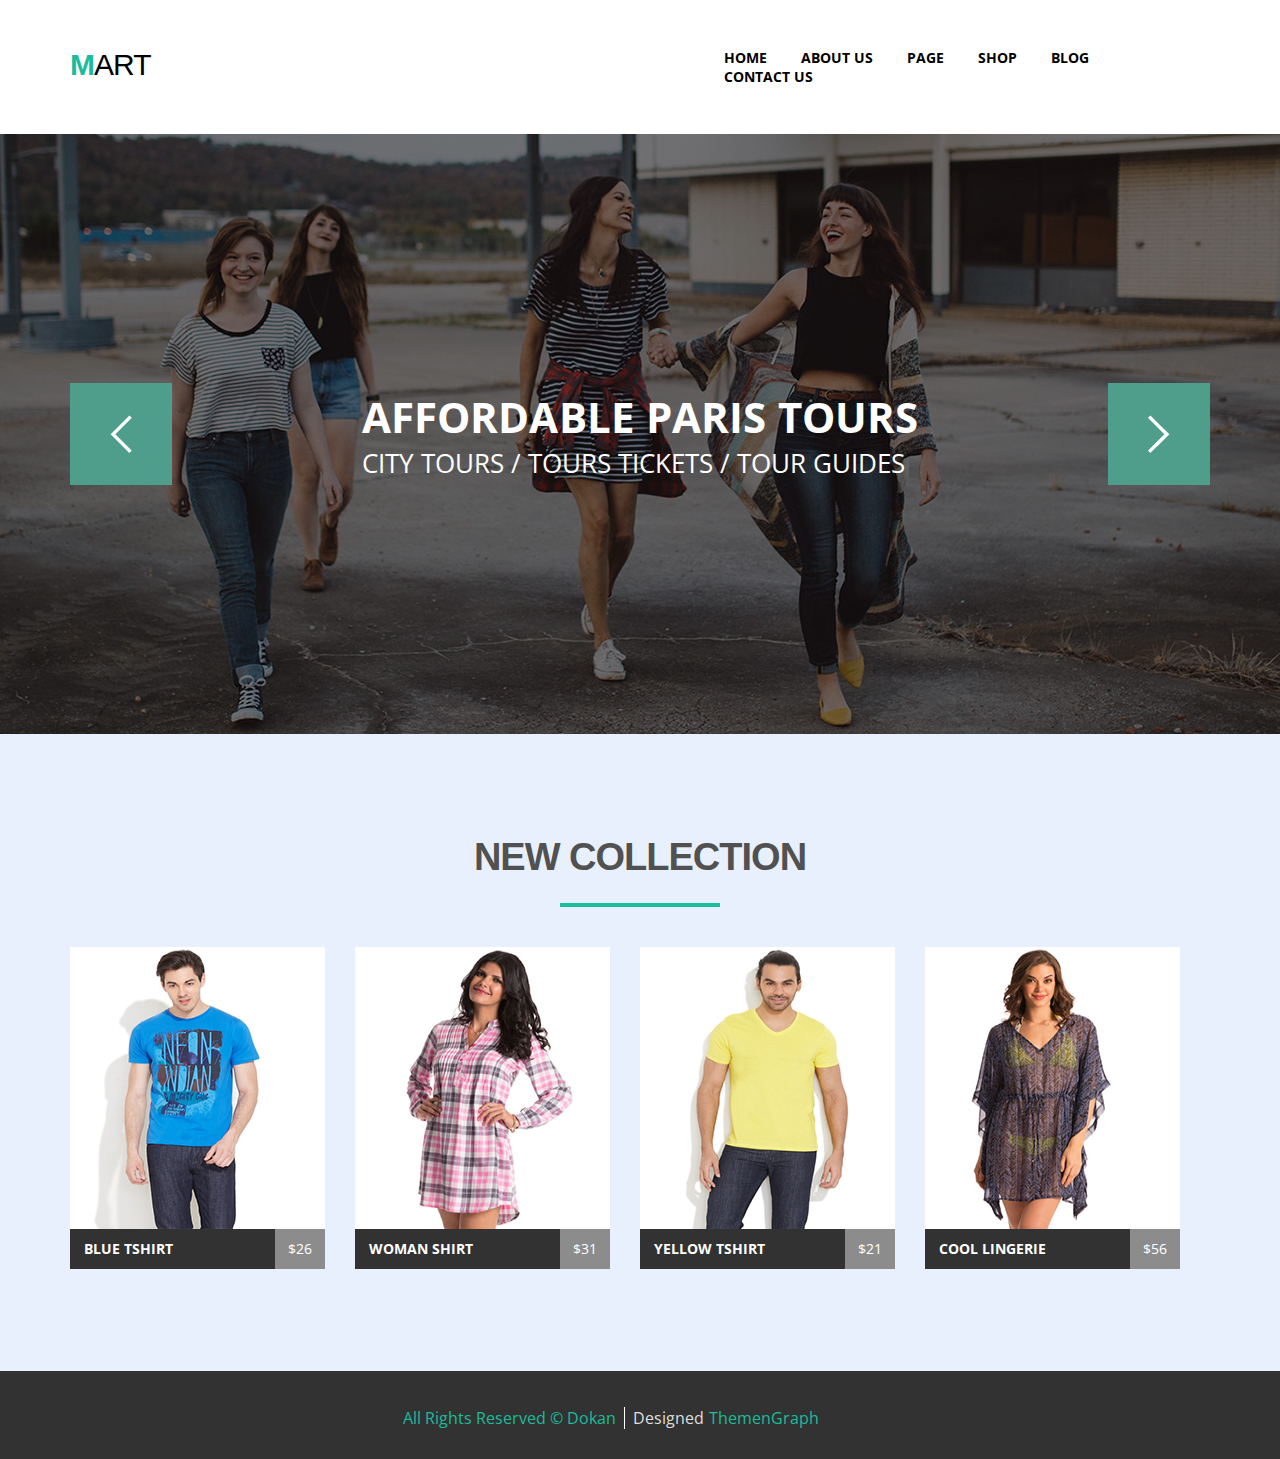
<file: html-css/module-5/index.html>
<!DOCTYPE html>
<html lang="en">
<head>
    <meta charset="UTF-8">
    <meta name="viewport" content="width=device-width, initial-scale=1.0">
    <link rel="stylesheet" href="./css/style.css">
    <link href="https://fonts.googleapis.com/css?family=Open+Sans:300,400,700,800,Roboto:300,400,700" rel="stylesheet">
    <meta http-equiv="X-UA-Compatible" content="ie=edge">
    <title>Mart</title>
</head>
<body>
    <header class="hdr">
        <nav class="nav-menu wrapper clearfix">
        <a href="index.html" class="logo">mart</a>
        <ul class="sait-navigation clearfix">
            <li class="menu-item"><a href="#">home</a></li>
            <li class="menu-item"><a href="#">about us</a></li>
            <li class="menu-item"><a href="#">page</a></li>
            <li class="menu-item"><a href="#">shop</a></li>
            <li class="menu-item"><a href="#">blog</a></li>
            <li class="menu-item"><a href="#">contact us</a></li>
        </ul>
        </nav>
           
    </header>
    <main>
        <div class="slid-e">
            <div class="slider-content wrapper">
                <button class="slider-ctrl slider-ctrl-prev"></button>
                <button class="slider-ctrl slider-ctrl-next"></button>
                    <ul class="slider-text">
                        <li>
                            <h2 class="slider-h2">affordable paris tours</h2>
                            <p class="slider-p">city tours / tours tickets / tour guides</p>
                        </li>
                    </ul>
            </div>
        </div> 
        <section class="m-section">
            <div class="wrapper">
            <h2 class="name-section">new collection</h2>
            <ul class="clearfix">
                <li class="product">
                    <article class="product-box">
                        <div class="overley">
                            <ul class="product-list-actions clearfix">
                                <li><a href="#" class="heart"><span class="visually-hidden"></span></a></li>
                                <li><a href="#" class="arrow"><span class="visually-hidden"></span></a></li>
                                <li><a href="#" class="clock"><span class="visually-hidden"></span></a></li>
                                <li><a href="#" class="add-to-cart"><span class="visually-hidden"></span></a></li>
                            </ul>
                        </div>
                        <img class="img-box" src="./img/category-1.jpg" alt="product" width="255" height="282">
                        <h3 class="name-product">blue tshirt</h3>
                        <p class="price-product">$26</p>
                    </article>
                </li>
                <li class="product">
                    <article class="product-box">
                        <div class="overley">
                            <ul class="product-list-actions clearfix">
                                <li><a href="#" class="heart"><span class="visually-hidden"></span></a></li>
                                <li><a href="#" class="arrow"><span class="visually-hidden"></span></a></li>
                                <li><a href="#" class="clock"><span class="visually-hidden"></span></a></li>
                                <li><a href="#" class="add-to-cart"><span class="visually-hidden"></span></a></li>
                            </ul>
                        </div>
                        <img class="img-box" src="./img/category-2.jpg" alt="product" width="255" height="282">
                        <h3 class="name-product">woman shirt</h3>
                        <p class="price-product">$31</p>
                    </article>
                </li>
                <li class="product">
                    <article class="product-box">
                        <div class="overley">
                            <ul class="product-list-actions clearfix">
                                <li><a href="#" class="heart"><span class="visually-hidden"></span></a></li>
                                <li><a href="#" class="arrow"><span class="visually-hidden"></span></a></li>
                                <li><a href="#" class="clock"><span class="visually-hidden"></span></a></li>
                                <li><a href="#" class="add-to-cart"><span class="visually-hidden"></span></a></li>
                            </ul>
                        </div>
                        <img class="img-box" src="./img/category-3.jpg" alt="product" width="255" height="282">
                        <h3 class="name-product">yellow tshirt</h3>
                        <p class="price-product">$21</p>
                    </article>
                </li>
                <li class="product">
                    <article class="product-box">
                        <div class="overley">
                            <ul class="product-list-actions clearfix">
                                <li><a href="#" class="heart"><span class="visually-hidden"></span></a></li>
                                <li><a href="#" class="arrow"><span class="visually-hidden"></span></a></li>
                                <li><a href="#" class="clock"><span class="visually-hidden"></span></a></li>
                                <li><a href="#" class="add-to-cart"><span class="visually-hidden"></span></a></li>
                            </ul>
                        </div>
                        <img class="img-box" src="./img/category-4.jpg" alt="product" width="255" height="282">
                        <h3 class="name-product">cool lingerie</h3>
                        <p class="price-product">$56</p>
                    </article>
                </li> 
            </ul>  
    </div>
        </section>        
    </main>
    <footer class="ftr">
        <div class="ftr-p  clearfix">
        <p class="ftr-text t1"><a href="#">all rights reserved &copy; dokan</a></p>
        <p class="ftr-text t2">designed <a href="#">ThemenGraph</a></p>
        </div>  
    </footer>
</body>
</html>
</file>
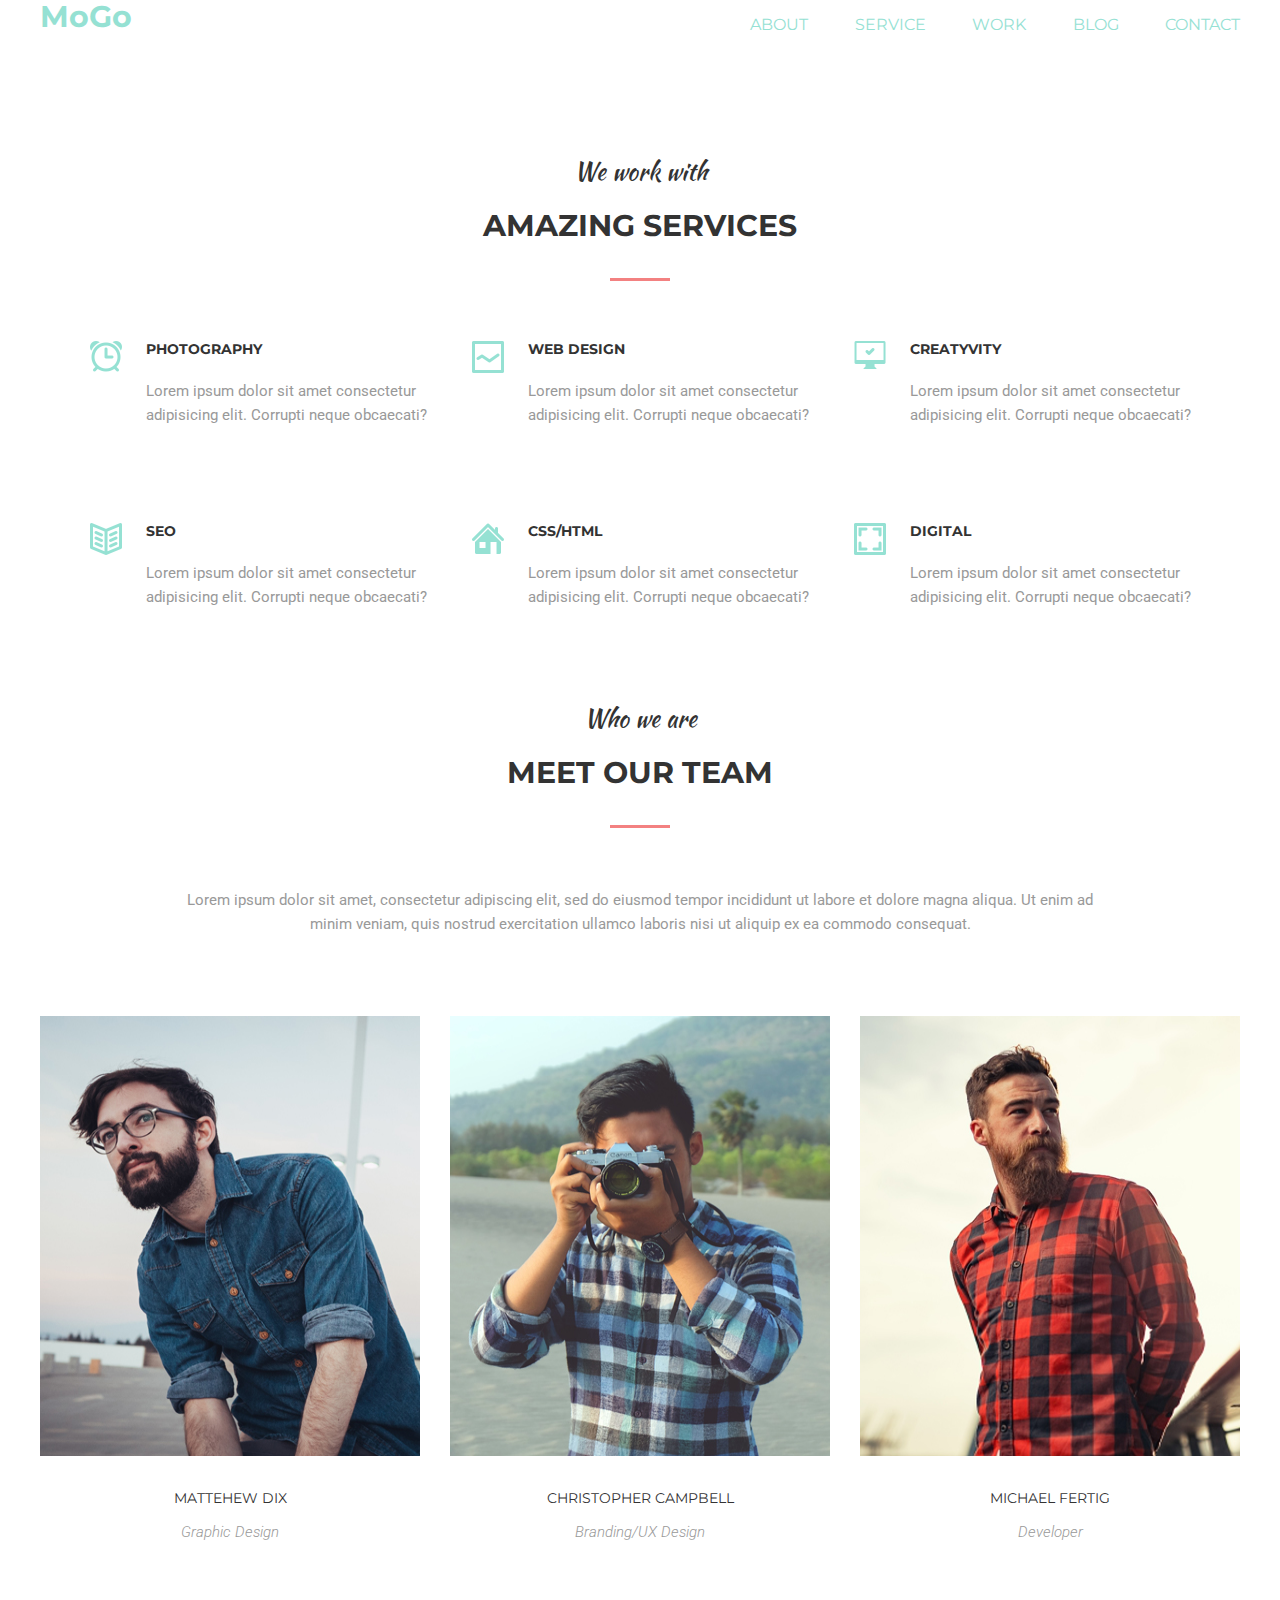
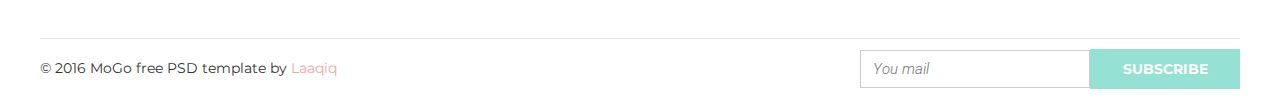
<file: html-css/module-6/index.html>
<!DOCTYPE html>
<html lang="en">
<head>
    <meta charset="UTF-8">
    <meta name="viewport" content="width=device-width, initial-scale=1.0">
    <meta http-equiv="X-UA-Compatible" content="ie=edge">
    <link href="https://fonts.googleapis.com/css?family=Montserrat:400,700" rel="stylesheet">
    <link href="https://fonts.googleapis.com/css?family=Kaushan+Script" rel="stylesheet">
    <link href="https://fonts.googleapis.com/css?family=Roboto:400,700" rel="stylesheet">
    <link rel="stylesheet" href="./css/normalize.css">
    <link rel="stylesheet" href="./css/style.css">
    <title>Module-6</title>
</head>
<body>
    <header class="hdr">
        <nav class="navigation wrapper">
            <a href="index.html" class="logo anim">MoGo</a>
            <ul class="menu">
                <li class="menu-item "><a href="#">about</a></li>
                <li class="menu-item"><a href="#">service</a></li>
                <li class="menu-item"><a href="#">work</a></li>
                <li class="menu-item"><a href="#">blog</a></li>
                <li class="menu-item"><a href="#">contact</a></li>
            </ul>
        </nav>
    </header>
    <main class="wrapper">
        <section class="main-section">
                <p class="name-section-1">We work with</p>
                <h2 class="name-section-2">amazing services</h2>
            <ul class="section-content">
                <li>
                    <article class="content-s img img1">
                        <h4 class="content-text-name">Photography</h4>
                        <p class="content-text-text"> Lorem ipsum dolor sit amet consectetur adipisicing elit. Corrupti neque obcaecati?</p>
                    </article>
                </li>
                <li>
                    <article class="content-s img img2">
                        <h4 class="content-text-name">web design</h4>
                        <p class="content-text-text"> Lorem ipsum dolor sit amet consectetur adipisicing elit. Corrupti neque obcaecati?</p>
                    </article>  
                </li>
                <li>
                    <article class="content-s img img3">
                        <h4 class="content-text-name">creatyvity</h4>
                        <p class="content-text-text"> Lorem ipsum dolor sit amet consectetur adipisicing elit. Corrupti neque obcaecati?</p>
                    </article>
                </li>
                <li>
                    <article class="content-s img img4">
                        <h4 class="content-text-name">seo</h4>
                        <p class="content-text-text"> Lorem ipsum dolor sit amet consectetur adipisicing elit. Corrupti neque obcaecati?</p>
                    </article> 
                </li>
                <li>
                    <article class="content-s img img5">     
                        <h4 class="content-text-name">css/html</h4>
                        <p class="content-text-text"> Lorem ipsum dolor sit amet consectetur adipisicing elit. Corrupti neque obcaecati?</p>
                    </article>  
                </li>
                <li>
                    <article class="content-s img img6">        
                        <h4 class="content-text-name">digital</h4>
                        <p class="content-text-text"> Lorem ipsum dolor sit amet consectetur adipisicing elit. Corrupti neque obcaecati?</p>
                    </article>
                </li>
            </ul>
        </section>
        <section class="main-section">
                <p class="name-section-1">Who we are</p>
                <h2 class="name-section-2">meet our team</h2>
                <p class="sub-name-section-2 content-text-text">Lorem ipsum dolor sit amet, consectetur adipiscing elit, sed do eiusmod tempor incididunt ut labore et dolore magna aliqua. Ut enim ad minim veniam, quis nostrud exercitation ullamco laboris nisi ut aliquip ex ea commodo consequat.</p>
                <ul class="gallery">
                    <li class="card">
                        <article>
                            <h4 class="visually-hidden">Caption article</h4>
                        <div class="overlay">
                            <ul class="social-bar-list-actions">
                                <li class="social-bar-list-actions-items"><a href="#" class="facebook"><span class="visually-hidden"></span></a></li>
                                <li class="social-bar-list-actions-items"><a href="#" class="twitter"><span class="visually-hidden"></span></a></li>
                                <li class="social-bar-list-actions-items"><a href="#" class="pinterest"><span class="visually-hidden"></span></a></li>
                                <li class="social-bar-list-actions-items"><a href="#" class="instagram"><span class="visually-hidden"></span></a></li>
                            </ul>
                        </div>
                                <img class="card-img" src="img/image-1.jpg" alt="image-1" width="380" height="440">
                                <p class="card-img-name">mattehew dix</p>
                                <p class="card-img-subname">graphic design</p>
                        </article>
                    </li>
                    <li class="card">
                        <article>
                            <h4 class="visually-hidden">Caption article</h4>
                        <div class="overlay">
                            <ul class="social-bar-list-actions">
                                <li class="social-bar-list-actions-items"><a href="#" class="facebook"><span class="visually-hidden"></span></a></li>
                                <li class="social-bar-list-actions-items"><a href="#" class="twitter"><span class="visually-hidden"></span></a></li>
                                <li class="social-bar-list-actions-items"><a href="#" class="pinterest"><span class="visually-hidden"></span></a></li>
                                <li class="social-bar-list-actions-items"><a href="#" class="instagram"><span class="visually-hidden"></span></a></li>
                            </ul>
                            </div>
                                <img class="card-img" src="img/image-2.jpg" alt="image-1" width="380" height="440">
                                <p class="card-img-name">Christopher Campbell</p>
                                <p class="card-img-subname">Branding/UX design</p>
                        </article>
                    </li>
                    <li class="card">
                        <article>
                            <h4 class="visually-hidden">Caption article</h4>
                        <div class="overlay">
                            <ul class="social-bar-list-actions">
                                <li class="social-bar-list-actions-items"><a href="#" class="facebook"><span class="visually-hidden"></span></a></li>
                                <li class="social-bar-list-actions-items"><a href="#" class="twitter"><span class="visually-hidden"></span></a></li>
                                <li class="social-bar-list-actions-items"><a href="#" class="pinterest"><span class="visually-hidden"></span></a></li>
                                <li class="social-bar-list-actions-items"><a href="#" class="instagram"><span class="visually-hidden"></span></a></li>
                            </ul>
                        </div>
                                <img class="card-img" src="img/image-3.jpg" alt="image-1" width="380" height="440">
                                <p class="card-img-name">Michael Fertig</p>
                                <p class="card-img-subname">Developer</p>
                        </article>
                    </li>
                </ul>
        </section>
    </main>
    <footer class="footer1 wrapper">
        <p class="footer-content">&copy; 2016 MoGo free PSD template by <a href="#">Laaqiq</a></p>
        <form class="footer-form" action="#" name="mail">
            <input type="email" placeholder="You mail" class="guest-mail">
            <input type="button" class="subscribe-guest-mail" value="subscribe">
        </form>
    </footer>
</body>
</html>
</file>
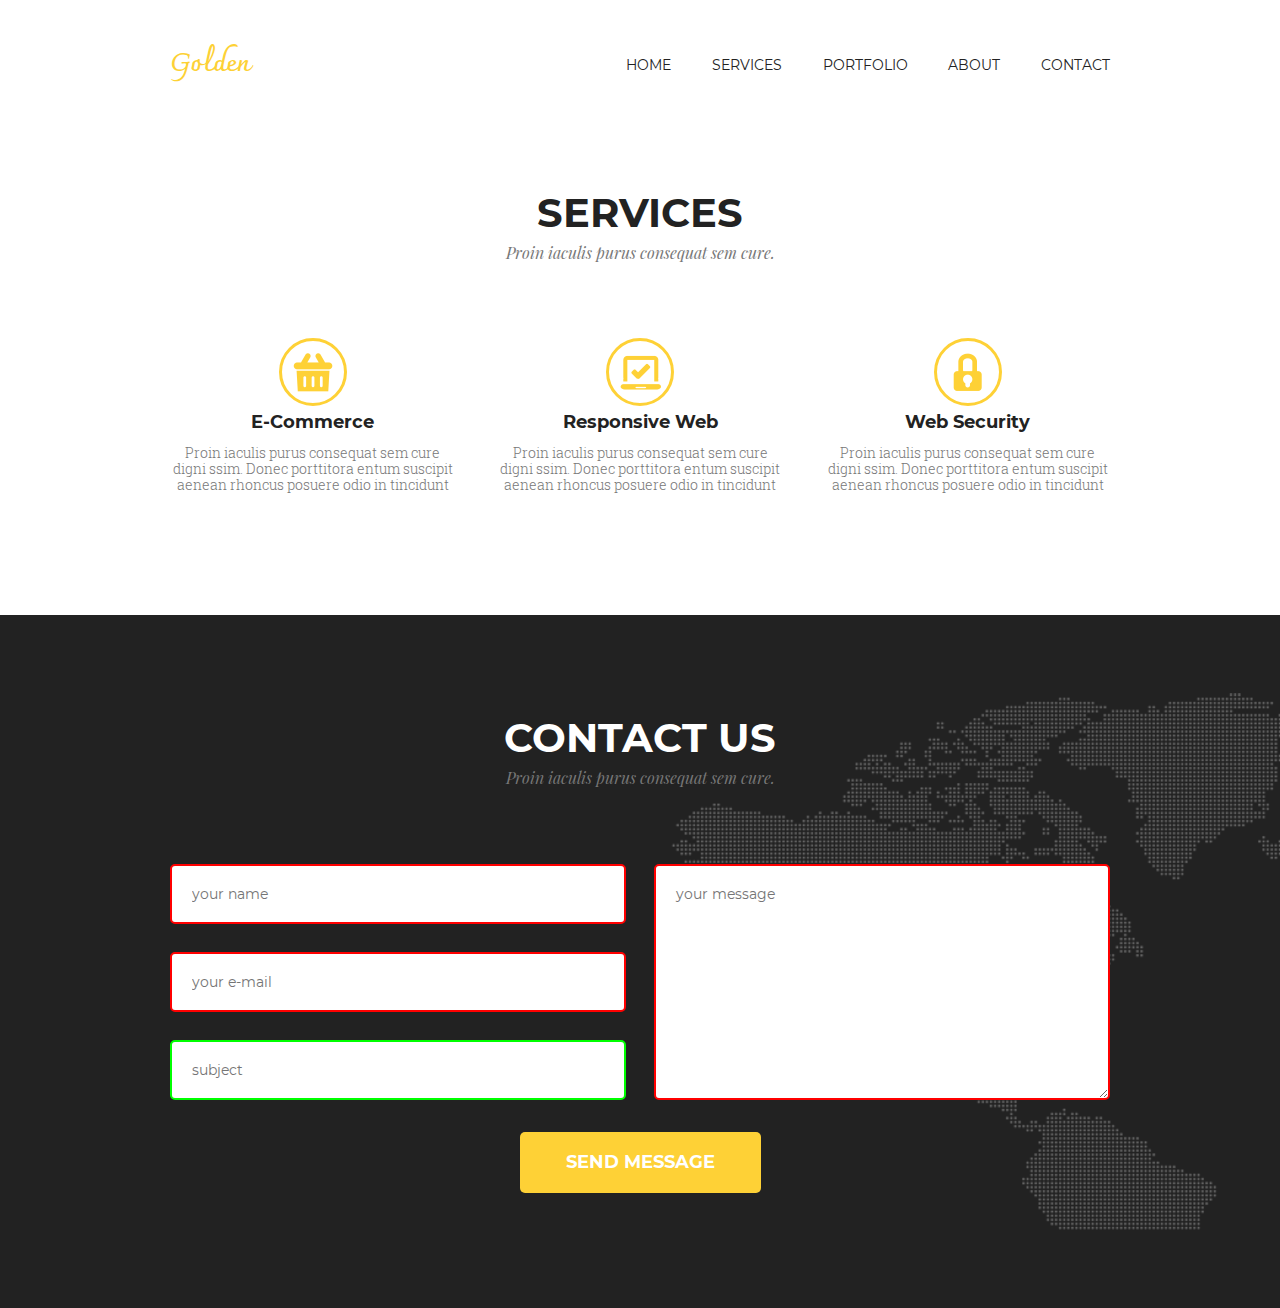
<file: html-css/module-7/index.html>
<!DOCTYPE html>
<html lang="en">
<head>
    <meta charset="UTF-8">
    <meta name="viewport" content="width=device-width, initial-scale=1.0">
    <meta http-equiv="X-UA-Compatible" content="ie=edge">
    <link rel="stylesheet" href="./css/normalize.css">
    <link rel="stylesheet" href="./css/fonts.css">
    <link rel="stylesheet" href="./css/style.css">
    <title>Module-7</title>
</head>
<body>
    <header class="hdr wrapper">
        <nav class="navigation">
            <a href="index.html" class="logo">golden</a>
                <ul class="sait-navigation">
                    <li class="sait-navigation-item"><a href="index.html">home</a></li>
                    <li class="sait-navigation-item"><a href="#">services</a></li>
                    <li class="sait-navigation-item"><a href="#">portfolio</a></li>
                    <li class="sait-navigation-item"><a href="#">about</a></li>
                    <li class="sait-navigation-item"><a href="#">contact</a></li>
                </ul>
        </nav>
    </header>
    <main>
        <section class="wrapper section-1">
            <h2 class="section-name">services</h2>
            <p class="section-sub-name">Proin iaculis purus consequat sem cure.</p>
            <ul class="featurest-list">
                <li class="featurest-list-item icon-basket">
                    <article>
                        <h4 class="featurest-list-item-name">e-commerce</h4>
                        <p class="featurest-list-item-sub-name">Proin iaculis purus consequat sem cure digni ssim. Donec porttitora entum suscipit aenean rhoncus posuere odio in tincidunt</p>
                    </article>
                </li>
                <li class="featurest-list-item icon-laptop">
                    <article>
                        <h4 class="featurest-list-item-name">responsive web</h4>
                        <p class="featurest-list-item-sub-name">Proin iaculis purus consequat sem cure digni ssim. Donec porttitora entum suscipit aenean rhoncus posuere odio in tincidunt</p>
                    </article>
                </li>
                <li class="featurest-list-item icon-locked">
                    <article>
                        <h4 class="featurest-list-item-name">web security</h4>
                        <p class="featurest-list-item-sub-name">Proin iaculis purus consequat sem cure digni ssim. Donec porttitora entum suscipit aenean rhoncus posuere odio in tincidunt</p>
                    </article>
                </li>
            </ul>
        </section>
        <section class="section-2">
            <div class="content-section-2 wrapper">
                <h2 class="section-name">contact us</h2>
                <p class="section-sub-name">Proin iaculis purus consequat sem cure.</p>
                <form action="#" method="POST" class="form-s wrapper">
                    <div class="form-s1">
                        <input type="text" name="you-name" placeholder="your name"  maxlength="20" class="input-text" required>
                        <input type="email" name="you-email" placeholder="your e-mail" maxlength="20" class="input-text" required>
                        <input type="text" name="subject" placeholder="subject" class="input-text">
                    </div>
                    <div class="form-s1 form-s2">
                        <textarea name="textarea" placeholder="your message" class="input-text input-textarea" required></textarea>
                    </div>   
                    <button type="submit" class="form-s2-button">send message</button>
                    </form> 
            </div>   
        </section>
    </main>
    <footer>
    </footer>
</body>
</html>
</file>
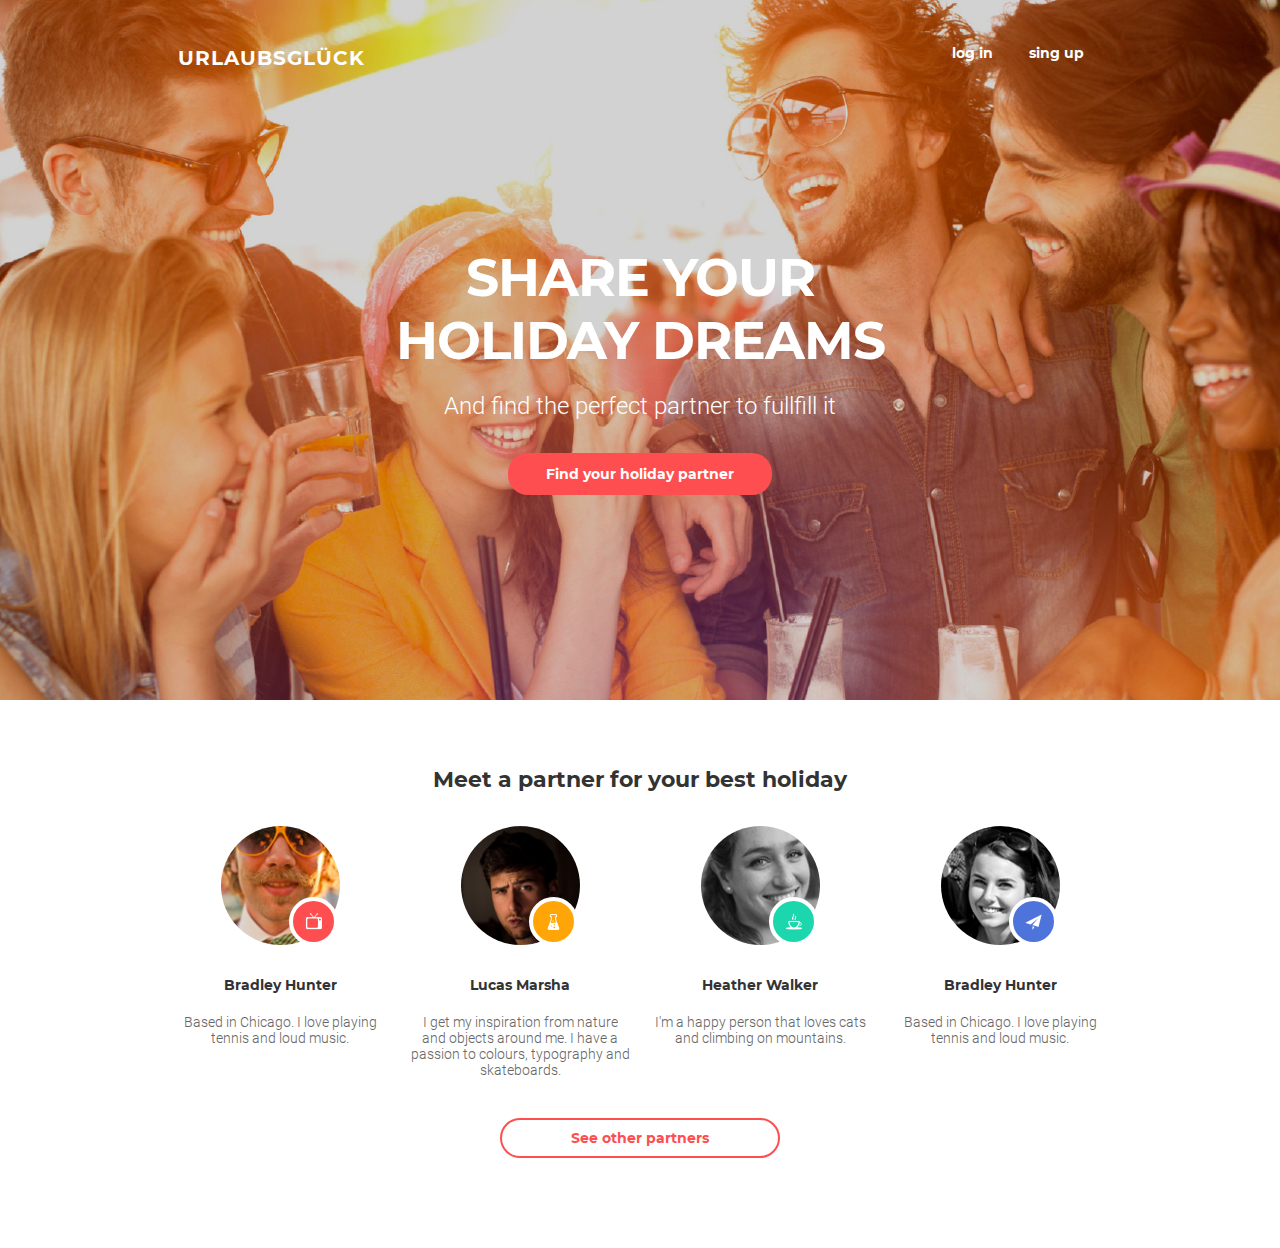
<file: html-css/module-8/index.html>
<!DOCTYPE html>
<html lang="en">
<head>
    <meta charset="UTF-8">
    <meta name="viewport" content="width=device-width, initial-scale=1.0">
    <meta http-equiv="X-UA-Compatible" content="ie=edge">
    <link rel="stylesheet" href="./css/fonts.css">
    <link rel="stylesheet" href="./css/style.css">
    <link rel="stylesheet" href="./css/media.css">
    <title>module-8</title>
</head>
<body>
    <header class="hdr">
        <nav class="navigation wrapper">
             
            <ul class="menu">
                <li class="menu-item"><a href="#">log in</a></li>
                <li class="menu-item"><a href="#">sing up</a></li>
            </ul>
            <a class="logo" href="#">URLAUBSGLÜCK</a>    
        </nav>
        <section class="header-name wrapper">
                
                <h2 class="header-name-2">Share your holiday dreams</h2>
                <p class="header-name-3">And find the perfect partner to fullfill it</p>
                <a class="header-name-4">Find your holiday partner</a>
        </section>
    </header>
    <main class="content">
        <section class="main-section">
            <h2 class="name-section">Meet a partner for your best holiday</h2>
            <ul class="content-section">

                <li class="partner-list">
                    <article>
                        <div class="partner-list-content icon-1">
                        <img class="partner-photo " src="./img/Partner1.jpg" width="121" height="121" alt="">
                         </div>   
                        <p class="partner-name">Bradley Hunter</p>
                        <p class="partner-info">Based in Chicago. I love playing tennis and loud music.</p>
                    </article>
                </li>
                <li class="partner-list">
                    <article>
                        <div class="partner-list-content icon-2">
                        <img class="partner-photo " src="./img/Partner2.jpg" width="121" height="121" alt="">
                         </div>   
                        <p class="partner-name">Lucas Marsha</p>
                        <p class="partner-info">I get my inspiration from nature and objects around me. I have a passion to colours, typography and skateboards.</p>
                    </article>
                </li>
                <li class="partner-list">
                    <article>
                        <div class="partner-list-content icon-3">
                        <img class="partner-photo " src="./img/Partner3.jpg" width="121" height="121" alt="">
                         </div>   
                        <p class="partner-name">Heather Walker</p>
                        <p class="partner-info">I'm a happy person that loves cats and climbing on mountains.</p>
                    </article>
                </li>
                <li class="partner-list">
                    <article>
                        <div class="partner-list-content icon-4">
                        <img class="partner-photo " src="./img/Partner4.jpg" width="121" height="121" alt="">
                         </div>   
                        <p class="partner-name">Bradley Hunter</p>
                        <p class="partner-info">Based in Chicago. I love playing tennis and loud music.</p>
                    </article>
                </li>                        
            </ul>
            <button class="section-button">See other partners</button>
        </section>

    </main>
    <footer></footer>
    
</body>
</html>
</file>
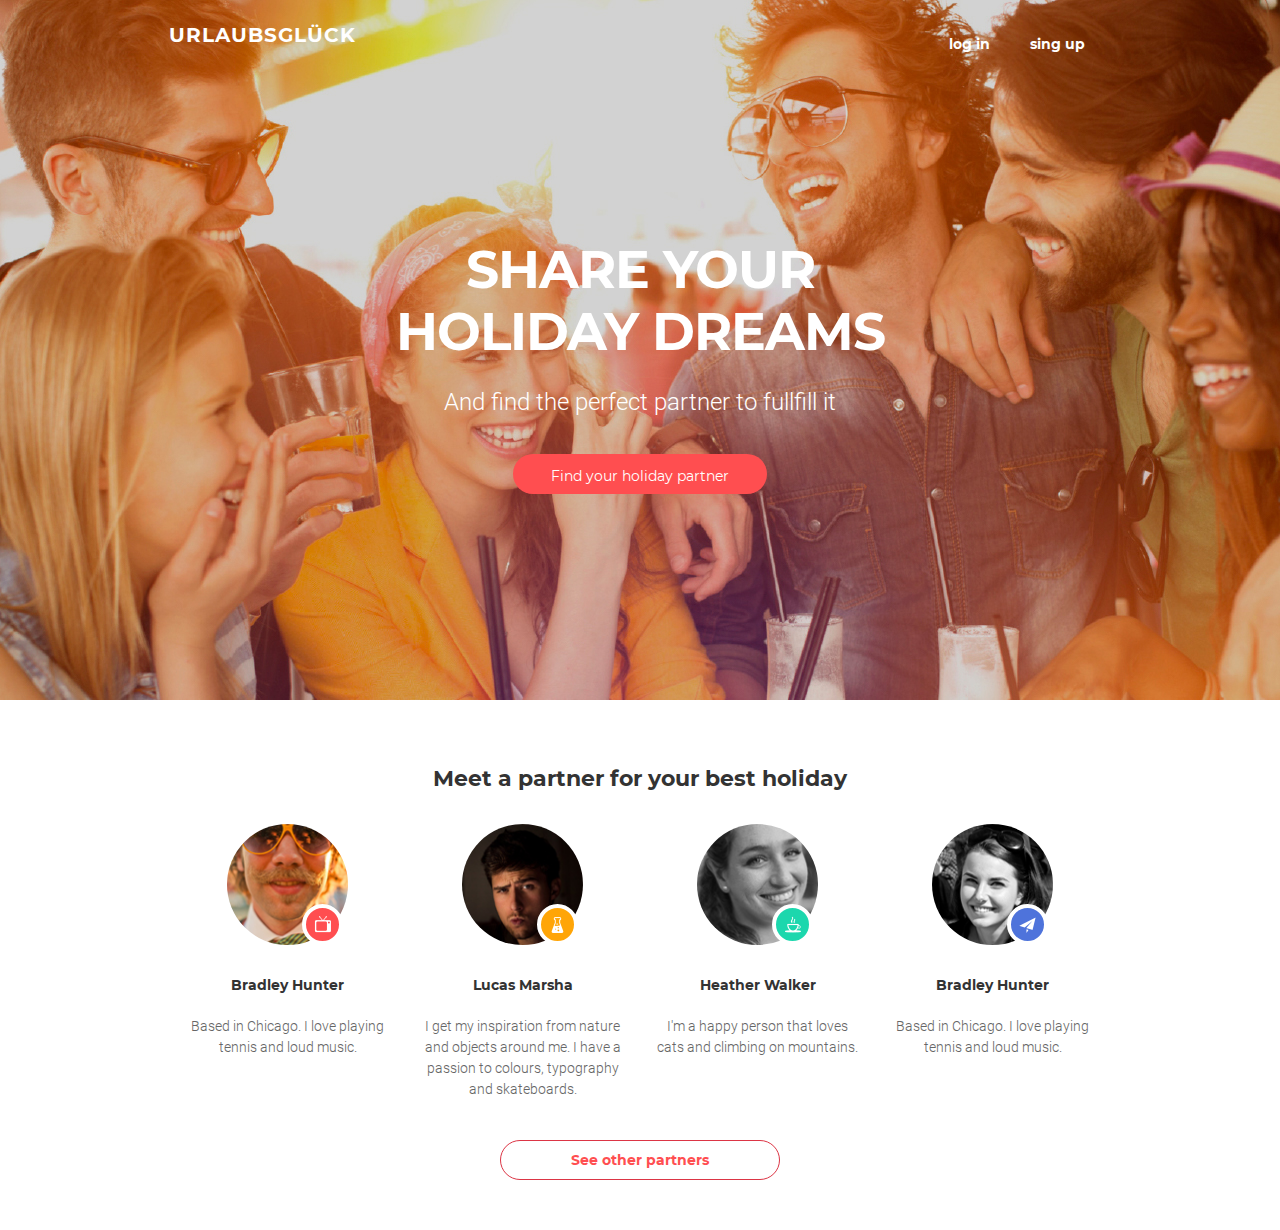
<file: html-css/module-9/index.html>
<!DOCTYPE html>
<html lang="en">
<head>
    <meta charset="UTF-8">
    <meta name="viewport" content="width=device-width, initial-scale=1.0">
    <meta http-equiv="X-UA-Compatible" content="ie=edge">
    <link rel="stylesheet" href="https://maxcdn.bootstrapcdn.com/bootstrap/4.0.0/css/bootstrap.min.css" integrity="sha384-Gn5384xqQ1aoWXA+058RXPxPg6fy4IWvTNh0E263XmFcJlSAwiGgFAW/dAiS6JXm" crossorigin="anonymous">
    <link rel="stylesheet" href="./css/fonts.css">
    <link rel="stylesheet" href="./css/style.css">
    <link rel="stylesheet" href="./css/media.css">
    <title>module-9</title>
</head>
<body>
    <header class="header text-center text-white mx-auto">
        <div class="nav">
            <div class="container">
                <div class="row flex-md-row-reverse justify-content-md-between">
                    <div class="col-12 col-md-4 col-lg-3">
                        <a href="#" class="link header__link">log in</a>
                        <a href="#" class="link header__link">sing up</a>
                    </div>
                    <div class="col-12 col-md-4 col-lg-3">
                        <a class="link logo text-uppercase" href="#">URLAUBSGLÜCK</a>
                    </div>
                </div>
            </div>
        </div>
   
        <div class="header-title text-white text-center">
        <div class="container">
            <div class="row justify-content-center"><h2 class="header-name-2 font-weight-bold mb-0.5">Share your <br>holiday dreams</h2></div>
            <div class="row justify-content-center px-5"><p class="header-name-3">And find the perfect partner to fullfill it</p></div>
            <div class="row justify-content-center"><a class="header-name-4">Find your holiday partner</a></div>
        </div>
        </div>
    </header>

        
<div class="container">
<div class="row">
    <div class="col-12 col-md-12 col-xl-12 text-center"><h2 class="name-section font-weight-bold text-center">Meet a partner for your best holiday</h2></div>
</div>
<div class="row">
        <div class="col-12 text-center align-middle">
                <section class="main-section">
                    <ul class="content-section mb-1.6 p-0 col-lg-12 display-lg-flex ">
                        <li class="partner-list col-12 col-md-4 col-lg-3">
                            <article>
                                <div class="partner-list-content icon-1">
                                <img class="partner-photo rounded-circle mx-auto" src="./img/Partner1.jpg" width="121" height="121" alt="">
                                    </div>   
                                <p class="partner-name">Bradley Hunter</p>
                                <p class="partner-info">Based in Chicago. I love playing tennis and loud music.</p>
                            </article>
                        </li>
                        <li class="partner-list col-12 col-md-4 col-lg-3">
                            <article>
                                <div class="partner-list-content icon-2">
                                <img class="partner-photo rounded-circle mx-auto" src="./img/Partner2.jpg" width="121" height="121" alt="">
                                    </div>   
                                <p class="partner-name">Lucas Marsha</p>
                                <p class="partner-info">I get my inspiration from nature and objects around me. I have a passion to colours, typography and skateboards.</p>
                            </article>
                        </li>
                    <li class="w-100 d-none d-md-block d-lg-none"></li>
                        <li class="partner-list col-12 col-md-4 col-lg-3">
                            <article>
                                <div class="partner-list-content icon-3">
                                <img class="partner-photo rounded-circle mx-auto" src="./img/Partner3.jpg" width="121" height="121" alt="">
                                    </div>   
                                <p class="partner-name">Heather Walker</p>
                                <p class="partner-info">I'm a happy person that loves cats and climbing on mountains.</p>
                            </article>
                        </li>
                        <li class="partner-list col-12 col-md-4 col-lg-3">
                            <article>
                                <div class="partner-list-content icon-4">
                                <img class="partner-photo rounded-circle mx-auto" src="./img/Partner4.jpg" width="121" height="121" alt="">
                                    </div>   
                                <p class="partner-name">Bradley Hunter</p>
                                <p class="partner-info">Based in Chicago. I love playing tennis and loud music.</p>
                            </article>
                        </li>                        
                    </ul>
                    <button class="section-button border border-danger">See other partners</button>
            </section>
        </div>
    </div>
</div>
</body>
</html>
</file>
<file: html-css/module-10/css/style.css>
html {
    -webkit-box-sizing: border-box;
            box-sizing: border-box;

}

    *,
    *::before,
    *::after {
    -webkit-box-sizing: inherit;
            box-sizing: inherit;
}

body{
    font-family: 'Montserrat', sans-serif;
    color: #333;
}

/* start header*/
.first-screen{
    background-image: url(../img/banner.jpg);
    background-repeat: no-repeat;
    background-position: center;
    width: 100%;
    height: 100%;
    
    /* opacity: 0.5; */
    
}
.hdr{
    /* width: 1920px; */
    position: relative;
    margin: 0 auto;
    /* margin-bottom: 40px; */
    height: 1000px;
}

.hdr__img{
    width: 100%;
    height: auto;
}

.wrapper{
    width: 1200px;
    margin: 0 auto;
}

.overlay{
    position: absolute;
    background-image: -webkit-gradient(linear, left top, left bottom, from(rgba(238, 136, 137, 0.7)), to(rgba(230, 209, 130, 0.7)));
    background-image: -webkit-linear-gradient(top, rgba(238, 136, 137, 0.7), rgba(230, 209, 130, 0.7));
    background-image: -o-linear-gradient(top, rgba(238, 136, 137, 0.7), rgba(230, 209, 130, 0.7));
    background-image: linear-gradient(to bottom, rgba(238, 136, 137, 0.7), rgba(230, 209, 130, 0.7));
    opacity: 0;
    -webkit-transition-property: opacity;
    -o-transition-property: opacity;
    transition-property: opacity;
    z-index: 1;
    -webkit-transition: opacity 200ms linear, -webkit-transform 200ms linear;
    transition: opacity 200ms linear, -webkit-transform 200ms linear;
    -o-transition: opacity 200ms linear, transform 200ms linear;
    transition: opacity 200ms linear, transform 200ms linear;
    transition: opacity 200ms linear, transform 200ms linear, -webkit-transform 200ms linear;
}

.hdr__overlay{
    width: 1920px;
    top: 0;
    padding-top: 30px;
    position: absolute;
    width: 100%;
    height: 100%;

    background-image: -webkit-gradient(linear, left top, left bottom, from(rgba(238, 136, 137, 0.7)), to(rgba(230, 209, 130, 0.7)));
    background-image: -webkit-linear-gradient(top, rgba(238, 136, 137, 0.7), rgba(230, 209, 130, 0.7));
    background-image: -o-linear-gradient(top, rgba(238, 136, 137, 0.7), rgba(230, 209, 130, 0.7));
    background-image: linear-gradient(to bottom, rgba(238, 136, 137, 0.7), rgba(230, 209, 130, 0.7));
}

.link{
    display: block;
    color: #fff;
    text-decoration: none;
    text-transform: uppercase;
}

.navigation{
    display: -webkit-box;
    display: -ms-flexbox;
    display: flex;
    -webkit-box-pack: justify;
        -ms-flex-pack: justify;
            justify-content: space-between;
    -webkit-box-align: baseline;
        -ms-flex-align: baseline;
            align-items: baseline;
}

.logo{
    display: block;
    text-decoration: none;
    color: #fff;
    font-size: 30px;
    font-family: "Montserrat";
    font-weight: bold;
    -webkit-transition-property: color;
    -o-transition-property: color;
    transition-property: color;  
}

.logo:hover{
    -webkit-transition-property: color;
    -o-transition-property: color;
    transition-property: color;
    color: #fce38a;
    -webkit-transition-duration: 200ms;
         -o-transition-duration: 200ms;
            transition-duration: 200ms;
}

.navigation__menu{
    display: -webkit-box;
    display: -ms-flexbox;
    display: flex;
    width: 620px;
    list-style: none;
    margin: 0;padding: 0;
    -webkit-box-pack: justify;
        -ms-flex-pack: justify;
            justify-content: space-between; 
    -webkit-box-align: end; 
        -ms-flex-align: end; 
            align-items: flex-end;
}

.navigation__link:hover{
    color: #fce38a;
}

.navigation__link::after {
    display: block;
    content: '';
    height: 3px;
    background-color: #fce38a;
    -webkit-transform: scaleX(0);
        -ms-transform: scaleX(0);
            transform: scaleX(0);
    -webkit-transition: -webkit-transform 200ms ease-in-out;
    transition: -webkit-transform 200ms ease-in-out;
    -o-transition: transform 200ms ease-in-out;
    transition: transform 200ms ease-in-out;
    transition: transform 200ms ease-in-out, -webkit-transform 200ms ease-in-out;
}

.navigation__link:hover::after, .navigation__link:focus::after {
    -webkit-transform: scaleX(1);
        -ms-transform: scaleX(1);
            transform: scaleX(1);
}

.navigation__item svg{
    width: 18px;
    height: 18px;
    fill: #fff;
}

.navigation__item svg:hover{
    fill: #fce38a;
}

/* .hdr:hover .hdr__overlay{
    opacity: 1;

} */
.hdr-head{
    position: absolute;
    display: block;
    top: 50%;
    left: 50%;
    -webkit-transform: translate(-50%, -50%);
        -ms-transform: translate(-50%, -50%);
            transform: translate(-50%, -50%);
    color: #fff;
    text-align: center;
}

.hdr-head__title{
    font-size: 72px;
    font-family: "Kaushan Script";
    margin: 0;padding: 0;
    margin-bottom: 34px;
}

.hdr-head__subtitle{
    font-size: 150px;
    line-height: 140px;
    font-family: "Montserrat";
    font-weight: bold;
    text-transform: uppercase;
    margin: 0;padding: 0;
    margin-bottom: 108px;
}

.hdr-head__link{
    display: inline-block;
    padding: 10px 15px;
    border: 3px solid #fff;
}

.hdr-head__link:hover{
    color: #fce38a;
    border: 3px solid #fce38a;
}
/* end header*/

/* start main*/
.visually-hidden:not(:focus):not(:active), input[type="checkbox"].visually-hidden, input[type="radio"].visually-hidden {
    position: absolute;
    width: 1px;
    height: 1px;
    margin: -1px;
    border: 0;
    padding: 0;
    white-space: nowrap;
    -webkit-clip-path: inset(100%);
            clip-path: inset(100%);
    clip: rect(0 0 0 0);
    overflow: hidden;
}


.main-section__name{
    font-size: 24px;
    font-family: "Kaushan Script";
    text-align: center;
    margin: 0;
    padding: 0;
    margin-bottom: 18px;
}

.main-section__sub-name{
    text-transform: uppercase;
    font-size: 30px;
    font-family: "Montserrat";
    font-weight: bold;
    text-align: center;
    margin: 0;
    padding: 0;
    margin-bottom: 65px;
}

.main-section__sub-name::after {
    content: "";
    display: block;
    width: 60px;
    margin: 0 auto;
    border-bottom: 3px solid #f38181;
    margin-top: 32px;
}

/*section 1*/
.main-section{
    padding-top: 75px;
    padding-bottom: 12px;
}

.main-section__content{
    width: 100%;
    display: -webkit-box;
    display: -ms-flexbox;
    display: flex;
    -webkit-box-orient: horizontal;
    -webkit-box-direction: normal;
        -ms-flex-direction: row;
            flex-direction: row;
    -ms-flex-wrap: wrap;
        flex-wrap: wrap;
    -webkit-box-pack: justify;
        -ms-flex-pack: justify;
            justify-content: space-between;
    -webkit-box-pack: start;
        -ms-flex-pack: start;
            justify-content: flex-start;
    margin-bottom: 20px;
    list-style: none;
    margin: 0;padding: 0;
}

.content-item__block{
    position: relative;
    padding-left: 56px;
}

.main-section__content-item{
    width: 382px;
    margin-bottom: 96px;
}

.content-item__block::before{
    position: absolute;
    width: 32px;
    height: 32px;
    background-position: center;
}

.main-section__content-item:nth-child(n+3){
    margin-bottom: 0;
}

.content-item__block-img{
    
    background-repeat: no-repeat;
}

.img1{background-image: url(../icons/ALARM.png);}
.img2{background-image: url(../icons/LINE.png);}
.img3{background-image: url(../icons/COMPUTER.png);}
.img4{background-image: url(../icons/BOOK.png);}
.img5{background-image: url(../icons/HOME.png);}
.img6{background-image: url(../icons/IMAGE.png);}

.content-item__name{
    display: block;
    font-size: 14px;
    margin: 0;
    padding: 0;
    margin-bottom: 22px;
    font-family: "Montserrat";
    text-transform: uppercase;
}

.content-item__text{
    
    font-size: 15px;
    line-height: 24px;
    color: #999999;
    font-family: "Roboto";
    margin: 0;
    padding: 0;
    
}

/*section 2*/
.main-section__sub-name-2{
    display: block;
    width: 942px;
    margin: 0;
    padding: 0;
    margin: 0 auto;
    text-align: center;
    margin-bottom: 80px;
}

/* start gallery*/
.gallery{
    margin-bottom: 70px;
}
.gallery__list{
    display: -webkit-box;
    display: -ms-flexbox;
    display: flex;
    -webkit-box-pack: justify;
        -ms-flex-pack: justify;
            justify-content: space-between;
    list-style: none;
    margin: 0;padding: 0;
}

.gallery__card{
    display: block;
    position: relative;
    margin: 0;padding: 0;
    width: 380px;
}

.card__overlay{
    display: -webkit-box;
    display: -ms-flexbox;
    display: flex;     
    -webkit-box-orient: horizontal;     
    -webkit-box-direction: normal;     
        -ms-flex-direction: row;     
            flex-direction: row;
    width: 356px;
    height: 440px;
    -webkit-box-shadow: 10px 10px #95e1d3;
            box-shadow: 10px 10px #95e1d3;
}

.gallery__card-img{
    margin-bottom: 30px;
    -webkit-transition: -webkit-transform 200ms linear;
    transition: -webkit-transform 200ms linear;
    -o-transition: transform 200ms linear;
    transition: transform 200ms linear;
    transition: transform 200ms linear, -webkit-transform 200ms linear;
}

.gallery__card:hover .gallery__card-img{
    -webkit-transform: translate(-10px, -10px);
        -ms-transform: translate(-10px, -10px);
            transform: translate(-10px, -10px);
}

.gallery__card:hover .card__overlay{
    -webkit-transform: translate(-10px, -10px);
        -ms-transform: translate(-10px, -10px);
            transform: translate(-10px, -10px);
    opacity: 1;
}

.social-bar-list-actions{
    display: -webkit-box;
    display: -ms-flexbox;
    display: flex;
    -webkit-box-pack: center;
        -ms-flex-pack: center;
            justify-content: center;
    -webkit-box-align: center;
        -ms-flex-align: center;
            align-items: center;
    list-style: none;
    margin: 0;padding: 0;
    margin: 0 auto;
    position: absolute;
    top: 50%;
    left: 50%;
    -webkit-transform: translate(-50%, -50%);
        -ms-transform: translate(-50%, -50%);
            transform: translate(-50%, -50%);
    width: 224px; 
    -webkit-box-pack: justify; 
        -ms-flex-pack: justify; 
            justify-content: space-between;
}

.gallery__link{
    display: block;
    margin: 0;padding: 0;
    background-color: #fce38a;
    width: 55px; 
    height: 55px; 
    text-align: center;
    line-height: 70px;
    -webkit-transition: background-color 0.3s linear;
    -o-transition: background-color 0.3s linear;
    transition: background-color 0.3s linear;
}

.gallery__item:hover .gallery__link{
    background-color: #95e1d3;
}

.social-bar-list-actions .svg-icon{
    width: 26px;
    height: 26px;
    fill: #f38181;
}

.gallery__link:hover {
    fill: #fff;
}
.svg-icon:hover{
    fill:  #f38181;
}

.gallery__card-name{
    text-transform: uppercase;
    font-size: 14px;
    font-family: "Montserrat";
    margin: 0;padding: 0;
    margin-bottom: 18px;
    text-align: center;
}

.gallery__card-subname{
    text-transform: capitalize;
    margin: 0;padding: 0;
    font-size: 15px;
    color: #999999;
    font-family: "Roboto";
    font-weight: 300;
    font-style: italic;
    text-align: center;
}
/* end gallery*/

/* start footer*/
.footer{
    display: -webkit-box;
    display: -ms-flexbox;
    display: flex;
    -webkit-box-pack: justify;
        -ms-flex-pack: justify;
            justify-content: space-between;
    -webkit-box-align: center;
        -ms-flex-align: center;
            align-items: center;
    height: 62px;
    border-top: 1px solid #e5e5e5;
}

.footer-content{
    font-size: 14px;
    color: #333333;
    font-family: "Montserrat";
    text-align: center;
    margin: 0;padding: 0;
}

.footer-content__link{
    text-decoration: none;
    color: #f6a6a6;    
}

.footer-form__guest-mail{
    width: 230px;
    height: 38px;
    margin: 0;
    padding: 0;
    padding: 0 12px;
    border: 1px solid #ccc;
    font-size: 15px;
    line-height: 24px;
    color: #ccc;
    font-family: "Roboto";
    font-weight: 300;
    font-style: italic;
}

.footer-form__subscribe-guest-mail{
    width: 150px;
    height: 40px;
    margin: 0;
    margin-left: -4px;
    padding: 0;
    background-color: #95e1d3;
    border: none;
    color: #fff;
    text-transform: uppercase;
    font-size: 14px;
    font-family: "Montserrat";
    font-weight: bold;
    text-align: center;
    cursor: pointer;
}
/*end footer*/

/* @media (min-resolution: 192dpi), (min-resolution: 2dppx){
    .facebook{background-image: url(../social/facebook@2x.png);}
    .twitter{background-image: url(../social/twitter@2x.png);}
    .pinterest{background-image: url(../social/pinterest@2x.png);}
    .instagram{background-image: url(../social/instagram@2x.png);}
} */
</file>
<file: html-css/module-3/css/style1.css>
html, body{
    box-sizing: border-box;
    margin: 0;
    padding: 0;
}

*,
*::after,
*::before{
    box-sizing: inherit
}

body{
    color: #626262;
    font-family: "Playfair Display", serif;
    font-size: 0px;
}



.wrapper{
    width: 900px;
    margin: 0 auto;
    font-size: 0; 
}

header{
    width: 900px;
    /* height: 166px; */
    text-align: center;
    /* margin-bottom: 24px; */
    
}

.margin{
    margin-bottom: 102px;
}


.site-navigation{
    display: block;
    margin: 0;   
    /* margin-bottom: 102px; */
    padding: 0;
    padding-top: 75px;
    /* padding-bottom: 24px; */
    list-style: none;
    font-size: 0; 
    /* line-height: 166px; */
}

.site-navigation a{
    text-decoration: none;
    text-transform: uppercase;
    color: hsl(0, 0%, 38%);
    letter-spacing: -1px;
    display: block;
}

a:hover{color: hsl(0, 30%, 38%);}
a:focus{color: hsl(0, 30%, 38%);}

.site-navigation li{
    display: inline-block;
}
.site-navigation li:first-child{margin-right: 102px;}
.site-navigation li:nth-child(2){margin-right: 104px;}
.site-navigation li:nth-child(3){margin-right: 95px;}

.main{
    padding: 0;
    padding-bottom: 20px;
    /* padding-top: 102px; */
    
}
ul{
    font-size: 0;
    padding: 0;
    margin-bottom: 52px;
}
.nav-link{
    display: block;
    font-size: 14px;
}

.visually-hidden:not(:focus):not(:active), input[type="checkbox"].visually-hidden, input[type="radio"].visually-hidden {
    position: absolute;
    width: 1px;
    height: 1px;
    margin: -1px;
    border: 0;
    padding: 0;
    white-space: nowrap;
    clip-path: inset(100%);
    clip: rect(0 0 0 0);
    overflow: hidden;
    }

/* h1{
    visibility: hidden;
} */
.li-section{
    width: 420px;
    display: inline-block;
    margin-right: 60px; 
    margin-bottom: 136px;
    
}
.li-section:nth-child(even){
    margin-right: 0;
}
.li-section:nth-last-child(-n + 2) {
    margin-bottom: 0;
    }


img{
    display:block;
    width: 100%;
    height: auto;
    background-size: cover;
    margin-bottom: 30px;
}

.sub-img{
    font-size: 14px;
    text-transform: uppercase;
    margin-bottom: 30px;
}
h2{
    
    font-size: 30px;
    font-weight: 100; 
    color: #626262;
    margin: 0;
    margin-bottom: 28px;
}
p{
    font-size: 14px;
    font-weight: 200; 
    color: #626262;
    margin: 0;
    margin-bottom: 30px;
    line-height: 1.8;
}
.text{
    margin: 0;
    }

button{
    padding: 9px 33px;
    box-sizing: border-box;
    border: 1px solid #626262;
    background-color: #DDDCD6; 
    margin: 0 auto;
    margin-top: -45px;  
    cursor: pointer;
    font-size: 20px;
    color: #626262;
    text-align: center;
    line-height: 40px;
    display: block;
    margin: 0 auto;
    
}
button:hover{color: hsl(0, 30%, 38%);}
</file>
<file: html-css/module-4/css/style.css>
html{
    box-sizing: border-box;
}

*, *::before, *::after{
    box-sizing: inherit;
}

body{
    font-family: 'Open Sans', sans-serif;
    color: #555252;
    margin: 0;
    padding: 0;
}

            /* HEADER */

.clearfix::after{
    display: table;
    content: "";
    clear: both;
}

header{
    height: 96px;
}

.wrapper{
    width: 1140px;
    margin: 0 auto;
    padding: 0 15px;
}

.logo{
    display: block;
    margin: 0;
    padding: 0;
    text-transform: uppercase;
    font-size: 30px;
    letter-spacing: -1px;
    font-family: "Roboto", sans-serif;
    font-weight: 300;
    line-height: 96px;
    float: left;
}

.logo::first-letter{
    color:#1ABC9C;
    font-weight: 800;
}

ul{
    padding: 0;
    margin: 0;
}

.sait-navigation{
    width: 486px;
    height: inherit;
    margin: 0;
    padding: 0;
    font-size: 14px;
    text-transform: uppercase;
    list-style: none;
    font-weight: bold;
    line-height: 96px;
    float: right;
}
.menu-item{
    display: block;
}

.menu-item a{
    display: block;
}

a{
    text-decoration: none;
    color: #000;
}

.sait-navigation a:hover,
.sait-navigation a:focus {
    color: #1ABC9C;
}

.sait-navigation li{
    margin-right: 34px;
    height: inherit;
    float: left;
}

.sait-navigation li:last-child{
    margin-right: 0;
}

            /* /HEADER */

            /* MAIN */

.name-section{
    display: block;
    font-size: 38px;
    letter-spacing: -1px;
    color: #515151;
    font-family: "Roboto", sans-serif;
    font-weight: 800;
    text-align: center;
    text-transform: uppercase;
    margin: 0;
    margin-bottom: 86px;
    
}



.name-section::after{
    content: "";
    display: block;
    width: 100px;
    margin: 0 auto; 
    border-bottom: 4px solid #1abc9c;
    /* margin-top: 22px; */
    padding-top: 20px;
    /* padding-bottom: 0 34px; */
}

section{
    margin: 0;
    padding-bottom: 84px;
}

.product{
    width: 255px;
    margin-right: 30px;
    margin-bottom: 30px;
    height: auto;
    float: left;
    list-style: none;
}

.product:nth-child(4n){
    margin-right: 0;
}

.product:nth-child(n + 5){
    margin-bottom: 0;
}

img{
    width: 100%;
    height: auto;
    display: block;
    width: 100%;
    height: auto;
}

.product-box{
    width: 255px;
    height: 322px;
    margin: 0;
    padding: 0;
    background-color: #E9F0FD;
    float: left;
}
.product-box:hover > .name-product{
    background-color: #1ABC9C;
}

.product-box:hover > .price-product{
    background-color: #7FD9C7;
}

.img-box{
    box-sizing: border-box;
    width: 255px;
    height: 282px;
    line-height: 282px;
    margin: 0;
    padding: 0;
    background: #E9F0FD;
}

.name-product{
    box-sizing: border-box;
    width: 205px;
    height: 40px;
    margin: 0;
    padding: 0;
    background-color: #323232;
    text-transform: uppercase;
    font-size: 14px;
    color: #fff;
    padding-left: 14px;
    line-height: 40px;
    float: left;
}

.price-product{
    width: 50px;
    height: 40px;
    margin: 0;
    padding: 0;
    background-color: #8C8C8C;
    text-transform: uppercase;
    font-size: 14px;
    color: #fff;
    text-align: center;
    line-height: 40px;
    float: right;
}

.latest-news{
    width: 350px;
    margin-right: 30px;
    /* margin-bottom: 15px; */
    list-style: none;
    float: left;
}

.latest-news:last-child{
    margin-right: 0;
}

.img-box-news{
    width: 350px;
    height: 260px;
    margin: 0;
    padding: 0;
    margin-bottom: 18px;
}

.name-news{
    /* width: 325px;
    height: 54px; */
    font-size: 18px;
    letter-spacing: 0px;
    line-height: 26px;
    color: #555252;
    font-family: "Open Sans";
    font-weight: bold;
    margin: 0;
    margin-bottom: 16px;
}

.name-news::after{
    content: "";
    display: block;
    width: 136px;
    border-bottom: 4px solid #1abc9c;
    margin-top: 16px;
    
}

.text-news{
    /* width: 350px; */
    font-size: 14px;
    letter-spacing: -0.1px;
    line-height: 26px;
    color: #555252;
    font-family: "Open Sans";
    margin: 0;
    margin-bottom: 28px;
}

.link-ln{
    display: inline-block;
    font-size: 14px;
    background-color: #4EC6AB;
    border-radius: 5px;
    /* box-shadow: 0px 2px 5px rgba(0,0,0,0.39); */
    padding: 20px 45px;
    color: #fff;
}

.link-ln:hover, .link-ln:focus{
    cursor: pointer;
    color: #000;
}
</file>
<file: html-css/module-5/css/style.css>
html{
    box-sizing: border-box;
}

*, *::before, *::after{
    box-sizing: inherit;
}

body{
    font-family: 'Open Sans', sans-serif;
    color: #555252;
    margin: 0;
}

            /*  HEADER */

.clearfix::after{
    display: table;
    content: "";
    clear: both;
}
.hdr{
    padding-top: 48px;
    padding-bottom: 48px;

}
.nav-menu{
    display: block;
}

.wrapper{
    width: 1140px;
    margin: 0 auto;
    padding: 0;
}

.bigwrapper{
    width: 1600px;
    margin: 0 auto;
}

.logo{
    display: block;
    margin: 0;
    padding: 0;
    text-transform: uppercase;
    font-size: 30px;
    letter-spacing: -1px;
    font-family: "Roboto", sans-serif;
    font-weight: 300;
    float: left;
}

.logo::first-letter{
    color:#1ABC9C;
    font-weight: 800;
}

ul{
    padding: 0;
    margin: 0;
}

.sait-navigation{
    width: 486px;
    height: inherit;
    margin: 0;
    padding: 0;
    font-size: 14px;
    text-transform: uppercase;
    list-style: none;
    font-weight: bold;
    float: right;
}

.menu-item{
    display: block;
}

.menu-item a{
    display: block;
}

a{
    text-decoration: none;
    color: #000;
}

.sait-navigation a:hover,
.sait-navigation a:focus {
    color: #1ABC9C;
}

.sait-navigation li{
    display: block;
    margin-right: 34px;
    height: inherit;
    float: left;
}

.sait-navigation li:last-child{
    margin-right: 0;
}

/*          /HEADER         */
/*          слайдер         */

.slid-e{
    height: 600px;
    
    /* margin: 0 auto; */
    background-image: url(../img/slide4.jpg);
    position: relative;
    background-size: cover;
    background-position: center;
    background-repeat: no-repeat;
    list-style: none;
}

.slider-content{
    position: relative;
    height: 600px;
}

.slider-text{
    position: absolute;
    top: 50%;
    left: 50%;
    transform: translate(-50%, -50%);
    z-index: 1;
    color: #fff;
    list-style: none;
}

.slider-h2{
    margin: 0;
    padding: 0;
    font-size: 42px;
    text-transform: uppercase;
    letter-spacing: 0.1px;
}
.slider-p{
    margin: 0;
    padding: 0;
    font-size: 26px;
    text-transform: uppercase;
    letter-spacing: 0px;
}

.slider-ctrl{
    position: absolute;
    box-sizing: border-box;
    width: 102px;
    height: 102px;
    margin: 0;
    padding: 0;
    font-size: 40px;
    color: #fff;
    background: #4F9D8B;
    border: none;
    top: 50%;
    transform: translateY(-50%);
    z-index: 2;
    cursor: pointer;
    background-repeat: no-repeat;
    background-position: center;
}

.slider-ctrl-prev{
    left: 0;
    background-image: url(../icons/prev.png);
}

.slider-ctrl-next{
    right: 0;
    background-image: url(../icons/next.png);
}

.slider-ctrl:hover{
    opacity: 0.651;}

/*          конец слайдера          */
 
.m-section{
    padding-top: 102px;
    padding-bottom: 102px;
    background-color: #E9F0FD;
}

.name-section{
    display: block;
    font-size: 38px;
    letter-spacing: -1px;
    color: #515151;
    font-family: "Roboto", sans-serif;
    font-weight: 800;
    text-align: center;
    text-transform: uppercase;
    margin: 0;
    margin-bottom: 40px;
}

.name-section::after{
    content: "";
    display: block;
    width: 160px;
    margin: 0 auto; 
    border-bottom: 4px solid #1ABC9C;
    margin-top: 24px;
}

.product{
    width: 255px;
    margin-right: 30px;
    height: auto;
    float: left;
    list-style: none;
}

.product:nth-child(4n){
    margin-right: 0;
}

.product:hover{
    box-sizing: content-box;
    background: #737373;
    opacity: 1;
}

img{
    width: 100%;
    height: auto;
    display: block;
}

.product-box{
    position: relative;
}

/*начало затемнения карточки при наведении*/
.overley{
    box-sizing: border-box;
    position: absolute;
    width: 100%;
    height: 282px;
    opacity: 0;
    top: 0;left: 0;
    border: 10px solid rgba(255, 255, 255, 0.7);
   background-color: rgba(0, 0, 0, 0.549);
   cursor: pointer;
}


.product-list-actions {
    position: absolute;
    top: 50%;
    left: 50%;
    transform: translate(-50%, -50%);
    padding: 0;
    margin: 0;
 }

.heart{
    background-image: url(../icons/heart.png);
}

.arrow{background-image: url(../icons/arrows.png);}

.clock{
    background-image: url(../icons/clock.png);
    margin-right: 0;
}

.add-to-cart{
    box-sizing: border-box;
    width: 166px;
    height: 50px;
    border: 1px solid #fff;
    display: block;
    background-color: #000;
    opacity: 1;
}

.heart:hover, .arrow:hover, .clock:hover, .add-to-cart:hover{
    background-color: #1ABC9C;
    border: 1px solid rgb(26, 188, 156);
}

.product-box:hover > .name-product{
    background-color: #1ABC9C;
}

.product-box:hover > .price-product{
    background-color: #7FD9C7;
}

.product-box:hover .overley{
    position: absolute;
    background: #282828;
    opacity: 0.9;
}
.product-list-actions:hover .overley {
    opacity: 1;
}

.product-list-actions .add-to-cart {
    background-position: 10% 50%, 80% 50%;
    background-color: #323232;
    border: 1px solid #fff;
    width: 166px;
}

.overley ul {list-style: none;}
.product-list-actions li{
    margin-right: 8px;
    margin-bottom: 8px;
    float: left;
}

.add-to-cart{
    background-image: url(../icons/basket.png),
    url(../icons/add-to-cart.png);
    background-repeat: no-repeat;
}
.add-to-cart:hover{
    border: 1px solid rgb(26, 188, 156);
    background-color: #1ABC9C;
}

.overley a{
    display: block;
    width: 50px;
    height: 50px;
    margin: 0;
    padding: 0;
    border: 1px solid #fff;
    background-repeat: no-repeat;
    background-position: center;
}

/* конец затемнения карточки при наведении*/

.img-box{
    box-sizing: border-box;
    width: 255px;
    height: 282px;
    line-height: 282px;
    margin: 0;
    padding: 0;
    background: #E9F0FD;
}

.name-product{
    box-sizing: border-box;
    width: 205px;
    height: 40px;
    margin: 0;
    padding: 0;
    background-color: #323232;
    text-transform: uppercase;
    font-size: 14px;
    color: #fff;
    padding-left: 14px;
    line-height: 40px;
    float: left;
}

.price-product{
    width: 50px;
    height: 40px;
    margin: 0;
    padding: 0;
    background-color: #8C8C8C;
    text-transform: uppercase;
    font-size: 14px;
    color: #fff;
    text-align: center;
    line-height: 40px;
    float: right;
}
/*          footer          */

.ftr{
    display: block;
    /* width: 100%; */
    height: 88px;
    margin: 0;
    padding: 36px 0;
    margin: 0 auto;
    background: #323232;
    text-transform: capitalize;
    margin: 0 auto;
}

.ftr-p{
    display: block;
    width: 500px;
    margin: 0 auto;
    
}

.ftr-text{
    display: block;
    color: #dfdfdf;
    font-size: 16px;
    padding: 0 8px;
}

.ftr-text:last-child{
    border-right: none;
}


.t1{
    display: block;
    margin: 0;
    font-size: 16px;
    border-right: 1px solid #fff;
    float: left;
    
}

.t2{
    display: block;
    margin: 0;
    float: left;
}

.ftr-text a{
    display: block;
    color:  #1ABC9C;
    margin-left: 5px;
    float: right;
}
</file>
<file: html-css/module-6/css/style.css>
html {
    box-sizing: border-box;
}

    *,
    *::before,
    *::after {
    box-sizing: inherit;
}

body{
    font-family: 'Montserrat', sans-serif;
    color: #333;
}

/* start header*/

.wrapper{
    width: 1200px;
    margin: 0 auto;
}

.hdr{
    margin-bottom: 120px;
}

.navigation{
    display: flex;
    justify-content: space-between;
    align-items: flex-end;

}

.logo{
    display: block;
    text-decoration: none;
    font-size: 30px;
    font-family: "Montserrat";
    font-weight: bold;
    color: #95e1d3;
    transition-property: color;  
}

.logo:hover{
    transition-property: color;
    color: #f38181;
    transition-duration: 200ms;
}

.menu{
    display: flex;
    width: 490px;
    list-style: none;
    margin: 0;padding: 0;
    justify-content: space-between; 
    align-items: flex-end;
     
}


.menu a{
    display: block;
    text-decoration: none;
    text-transform: uppercase;
    color: #95e1d3;
}

.menu-item a:hover{
    color: #f38181;
}

a::after {
    display: block;
    content: '';
    height: 3px;
    background-color: #f38181;
    transform: scaleX(0);
    transition: transform 200ms ease-in-out;
 }

 .menu-item a:hover::after, .menu-item a:focus::after {
    transform: scaleX(1);
 }

/* end header*/

/* start main*/
.visually-hidden:not(:focus):not(:active), input[type="checkbox"].visually-hidden, input[type="radio"].visually-hidden {
    position: absolute;
    width: 1px;
    height: 1px;
    margin: -1px;
    border: 0;
    padding: 0;
    white-space: nowrap;
    clip-path: inset(100%);
    clip: rect(0 0 0 0);
    overflow: hidden;
}

.name-section-1{
    font-size: 24px;
    font-family: "Kaushan Script";
    text-align: center;
    margin: 0;
    padding: 0;
    margin-bottom: 24px;
}

.name-section-2{
    text-transform: uppercase;
    font-size: 30px;
    font-family: "Montserrat";
    font-weight: bold;
    text-align: center;
    margin: 0;
    padding: 0;
    margin-bottom: 60px;
}

.name-section-2::after {
    content: "";
    display: block;
    width: 60px;
    margin: 0 auto;
    border-bottom: 3px solid #f38181;
    margin-top: 34px;
}

/*section 1*/
.main-section{
    padding-bottom: 96px;
}
.section-content{
    width: 100%;
    display: flex;
    flex-direction: row;
    flex-wrap: wrap;
    justify-content: space-between;
    justify-content: flex-start;
    margin-bottom: 20px;
    list-style: none;
    margin: 0;padding: 0;
}

.content-s{
    position: relative;
    padding-left: 56px;
}

.section-content li{
    width: 382px;
    margin-bottom: 96px;
}

.content-s::before{
    position: absolute;
    width: 32px;
    height: 32px;
    background-position: center;
}

.section-content li:nth-child(n+3){
    margin-bottom: 0;
}

.img{
    top: 0;
    left: 50px;
    background-repeat: no-repeat;
}

.img1{background-image: url(../icons/ALARM.png);}
.img2{background-image: url(../icons/LINE.png);}
.img3{background-image: url(../icons/COMPUTER.png);}
.img4{background-image: url(../icons/BOOK.png);}
.img5{background-image: url(../icons/HOME.png);}
.img6{background-image: url(../icons/IMAGE.png);}

.content-text-name{
    display: block;
    font-size: 14px;
    margin: 0;
    padding: 0;
    margin-bottom: 22px;
    font-family: "Montserrat";
    text-transform: uppercase;
}

.content-text-text{
    display: block;
    font-size: 15px;
    line-height: 24px;
    color: #999999;
    font-family: "Roboto";
    margin: 0;
    padding: 0;
}

/*section 2*/
.sub-name-section-2{
    display: block;
    width: 942px;
    margin: 0;
    padding: 0;
    margin: 0 auto;
    text-align: center;
    margin-bottom: 80px;
}

/* start gallery*/
.gallery{
    display: flex;
    justify-content: space-between;
    list-style: none;
    margin: 0;padding: 0;
}

.card{
    display: block;
    position: relative;
    margin: 0;padding: 0;
    width: 380px;
}

.overlay{
    display: flex;     
    flex-direction: row;
    position: absolute;
    width: 380px;
    height: 440px;
    background-image: linear-gradient(to bottom, rgba(238, 136, 137, 0.7), rgba(230, 209, 130, 0.7));
    opacity: 0;
    transition-property: opacity;
    z-index: 1;
    box-shadow: 10px 10px #95e1d3;
    transition: opacity 200ms linear, transform 200ms linear;
}

.card-img{
    /* display: block; */
    /* width: 100%; */
    /* height: 440px; */
    margin-bottom: 30px;
    transition: transform 200ms linear;
    /* transition-property: box-shadow; */
}

.card:hover .card-img{
    transform: translate(-10px, -10px);
    /* transition-property: box-shadow; */
    /* box-shadow: 10px 10px #95e1d3; */
    /* transition-duration: 200ms; */

}

.card:hover .overlay{
    transform: translate(-10px, -10px);
    opacity: 1;
    
    /* transition-property: opacity; */
    /* opacity: 1; */
    /* transition-duration: 200ms; */
}

.social-bar-list-actions{
    display: flex;
    justify-content: center;
    align-items: center;
    list-style: none;
    margin: 0;padding: 0;
    margin: 0 auto;
    position: absolute;
    top: 50%;
    left: 50%;
    transform: translate(-50%, -50%);
    width: 224px; 
    justify-content: space-between;
}

.social-bar-list-actions-items a{
    display: block;
    margin: 0;padding: 0;
    width: 56px;
    height: 56px;
    background-repeat: no-repeat;
    background-position: center;
    background-color: #fce38a;
    width: 55px; 
    height: 55px; 
    transition: background-color 0.3s linear;
}

.social-bar-list-actions-items:hover a:hover{
    background-color: #95e1d3;
}

.facebook{background-image: url(../social/facebook.png);}
.twitter{background-image: url(../social/twitter.png);}
.pinterest{background-image: url(../social/pinterest.png);}
.instagram{background-image: url(../social/instagram.png);}

.card-img-name{
    text-transform: uppercase;
    font-size: 14px;
    font-family: "Montserrat";
    margin: 0;padding: 0;
    margin-bottom: 18px;
    text-align: center;
}

.card-img-subname{
    text-transform: capitalize;
    margin: 0;padding: 0;
    font-size: 15px;
    color: #999999;
    font-family: "Roboto";
    font-weight: 300;
    font-style: italic;
    text-align: center;
}
/* end gallery*/

/* start footer*/
.footer1{
    display: flex;
    justify-content: space-between;
    align-items: center;
    height: 62px;
    border-top: 1px solid #e5e5e5;
}

.footer-content{
    font-size: 14px;
    color: #333333;
    font-family: "Montserrat";
    text-align: center;
    margin: 0;padding: 0;
}

.footer-content a{
    text-decoration: none;
    color: #f6a6a6;    
}

.guest-mail{
    width: 230px;
    height: 38px;
    margin: 0;
    padding: 0;
    padding: 0 12px;
    border: 1px solid #ccc;
    font-size: 15px;
    line-height: 24px;
    color: #ccc;
    font-family: "Roboto";
    font-weight: 300;
    font-style: italic;
}

.subscribe-guest-mail{
    width: 150px;
    height: 40px;
    margin: 0;
    margin-left: -4px;
    padding: 0;
    background-color: #95e1d3;
    border: none;
    color: #fff;
    text-transform: uppercase;
    font-size: 14px;
    font-family: "Montserrat";
    font-weight: bold;
    text-align: center;
    cursor: pointer;
}
/*end footer*/
</file>
<file: html-css/module-7/css/fonts.css>
/* montserrat-300 - latin */
@font-face {
     font-family: 'Montserrat';
     font-style: normal;
     font-weight: 300;
     src: local('Montserrat Light'), local('Montserrat-Light'),
          url('../fonts/montserrat-v12-latin-300.woff2') format('woff2'), /* Chrome 26+, Opera 23+, Firefox 39+ */
          url('../fonts/montserrat-v12-latin-300.woff') format('woff'); /* Chrome 6+, Firefox 3.6+, IE 9+, Safari 5.1+ */
   }
   /* montserrat-regular - latin */
   @font-face {
     font-family: 'Montserrat';
     font-style: normal;
     font-weight: 400;
     src: local('Montserrat Regular'), local('Montserrat-Regular'),
          url('../fonts/montserrat-v12-latin-regular.woff2') format('woff2'), /* Chrome 26+, Opera 23+, Firefox 39+ */
          url('../fonts/montserrat-v12-latin-regular.woff') format('woff'); /* Chrome 6+, Firefox 3.6+, IE 9+, Safari 5.1+ */
   }
   /* montserrat-700 - latin */
   @font-face {
     font-family: 'Montserrat';
     font-style: normal;
     font-weight: 700;
     src: local('Montserrat Bold'), local('Montserrat-Bold'),
          url('../fonts/montserrat-v12-latin-700.woff2') format('woff2'), /* Chrome 26+, Opera 23+, Firefox 39+ */
          url('../fonts/montserrat-v12-latin-700.woff') format('woff'); /* Chrome 6+, Firefox 3.6+, IE 9+, Safari 5.1+ */
   }

  /* charmonman-regular - latin */
@font-face {
     font-family: 'Charmonman';
     font-style: normal;
     font-weight: 400;
     src: local('Charmonman Regular'), local('Charmonman-Regular'),
          url('../fonts/charmonman-v1-latin-regular.woff2') format('woff2'), /* Super Modern Browsers */
          url('../fonts/charmonman-v1-latin-regular.woff') format('woff'), /* Modern Browsers */
}

   /* charmonman-700 - latin */
   @font-face {
     font-family: 'Charmonman';
     font-style: normal;
     font-weight: 700;
     src: local('Charmonman Bold'), local('Charmonman-Bold'),
          url('../fonts/charmonman-v1-latin-700.woff2') format('woff2'), /* Super Modern Browsers */
          url('../fonts/charmonman-v1-latin-700.woff') format('woff'), /* Modern Browsers */
          url('../fonts/charmonman-v1-latin-700.svg#Charmonman') format('svg'); /*logo*/
}
   
  /* playfair-display-regular - latin */
@font-face {
     font-family: 'Playfair Display';
     font-style: normal;
     font-weight: 400;
     src: local('Playfair Display Regular'), local('PlayfairDisplay-Regular'),
          url('../fonts/playfair-display-v13-latin-regular.woff2') format('woff2'), /* Chrome 26+, Opera 23+, Firefox 39+ */
          url('../fonts/playfair-display-v13-latin-regular.woff') format('woff'); /* Chrome 6+, Firefox 3.6+, IE 9+, Safari 5.1+ */
   }
   /* playfair-display-italic - latin */
   @font-face {
     font-family: 'Playfair Display';
     font-style: italic;
     font-weight: 400;
     src: local('Playfair Display Italic'), local('PlayfairDisplay-Italic'),
          url('../fonts/playfair-display-v13-latin-italic.woff2') format('woff2'), /* Chrome 26+, Opera 23+, Firefox 39+ */
          url('../fonts/playfair-display-v13-latin-italic.woff') format('woff'); /* Chrome 6+, Firefox 3.6+, IE 9+, Safari 5.1+ */
   }
   
 /* roboto-slab-300 - latin */
@font-face {
     font-family: 'Roboto Slab';
     font-style: normal;
     font-weight: 300;
     src: local('Roboto Slab Light'), local('RobotoSlab-Light'),
          url('../fonts/roboto-slab-v7-latin-300.woff2') format('woff2'), /* Chrome 26+, Opera 23+, Firefox 39+ */
          url('../fonts/roboto-slab-v7-latin-300.woff') format('woff'); /* Chrome 6+, Firefox 3.6+, IE 9+, Safari 5.1+ */
   }
   /* roboto-slab-regular - latin */
   @font-face {
     font-family: 'Roboto Slab';
     font-style: normal;
     font-weight: 400;
     src: local('Roboto Slab Regular'), local('RobotoSlab-Regular'),
          url('../fonts/roboto-slab-v7-latin-regular.woff2') format('woff2'), /* Chrome 26+, Opera 23+, Firefox 39+ */
          url('../fonts/roboto-slab-v7-latin-regular.woff') format('woff'); /* Chrome 6+, Firefox 3.6+, IE 9+, Safari 5.1+ */
   }
</file>
<file: html-css/module-7/css/style.css>
html {
    box-sizing: border-box;
}

    *,
    *::before,
    *::after {
    box-sizing: inherit;
}

    *{
    margin: 0;padding: 0;
}

.visually-hidden:not(:focus):not(:active), input[type="checkbox"].visually-hidden, input[type="radio"].visually-hidden {
    position: absolute;
    width: 1px;
    height: 1px;
    margin: -1px;
    border: 0;
    padding: 0;
    white-space: nowrap;
    clip-path: inset(100%);
    clip: rect(0 0 0 0);
    overflow: hidden;
}

.wrapper{
    width: 940px;
    margin: 0 auto;
}

.hdr{
    margin-bottom: 60px;
    padding: 50px 0;
}

.navigation{
    display: flex;
    justify-content: space-between;
    align-items: center;
}

.logo{
    display: block;
    text-decoration: none;
    font-family: "Charmonman";
    font-weight: bold;
    color: #fdd135;
    text-transform: capitalize;
    font-size: 26px;
}

.sait-navigation{
    display: block;
    list-style: none;
    display: flex;
    flex-wrap: wrap;
    width: 484px;
    justify-content: space-between;
    align-items: flex-end;
}

.sait-navigation-item a{
    display: block;
    text-decoration: none;
    text-transform: uppercase;
    font-size: 14px;
    /* line-height: 41px; */
    color: #222222;
    font-family: "Montserrat";
}

.sait-navigation-item a:hover{
    color: #fdd135;
}

.section-1{
    padding-bottom: 122px;
}

.section-name{
    text-transform: uppercase;
    margin-bottom: 8px;
    font-size: 40px;
    color: #222222;
    font-family: "Montserrat";
    font-weight: bold;
    text-align: center;
}

.section-sub-name{
    font-family: "Playfair Display"; 
    font-style: italic;
    font-size: 16px;
    color: #777777;
    text-align: center;
    margin-bottom: 76px;
}

.featurest-list{
    list-style: none;
    display: flex;
    justify-content: space-between;
}

.featurest-list-item{
    width: 285px;
}

.featurest-list-item::before{
    content: " ";
    display: block;
    width: 68px;
    height: 68px;
    border-radius: 50%;
    border: 3px solid #fed136;
    background-repeat: no-repeat; 
    background-position: center;
    margin: 0 auto;
    margin-bottom: 6px;
}

.icon-basket::before{ background-image: url(../icon/Icon-Basket.png)}
.icon-laptop::before{ background-image: url(../icon/Icon-Laptop.png)}
.icon-locked::before{ background-image: url(../icon/Icon-Locked.png)}

.featurest-list-item-name{
    display: block;
    font-family:"Montserrat";
    font-size: 18px;
    color: #222222;
    font-weight: bold;
    text-align: center;
    margin-bottom: 12px;
    text-transform: capitalize;
}

.featurest-list-item-sub-name{
   font-size: 14px;
    color: #777777;
    font-family: "Roboto Slab";
    text-align: center;
    font-weight: 300;
}

.section-2{
    background-color: #222;
    background-image: url(../img/map-image.png);
    background-repeat: no-repeat;
    background-position: right;
    padding-bottom: 115px;
}

.content-section-2{
    /* height: 670px; */
    padding-top: 100px;
}

.section-2 .section-name{
    color: #fff;
}

/*form*/
.form-s{
    display: flex;
    flex-direction: row;
    flex-wrap: wrap;
    justify-content: space-between;
    
}
.form-s1{
    width: 456px;
    margin-bottom: 28px;
}

.input-text{
    margin: 0;padding: 0;
    width: 100%;
    font-size: 14px;
    color: #bbbbbb;
    font-family: "Montserrat";
    /* text-transform: uppercase; */
    padding: 20px 0 20px 20px;
    margin-bottom: 28px;
    border-radius: 5px;
}
.input-text:last-child{
    margin-bottom: 0;
}


.input-textarea{
    min-height: 236px;
}

.form-s2-button{
    display: block;
    margin: 0 auto;
    background-color: #fed136;
    text-transform: uppercase;
    padding: 20px 46px;
    border: none;
    border-radius: 5px;
    cursor: pointer;
    font-size: 18px;
    color: #ffffff;
    font-family: "Montserrat";
    font-weight: bold;
    text-align: center;
}

.input-text:valid{
    border: 2px solid #00ff00;
}

.input-text:invalid{
    border: 2px solid #ff0000;
}
</file>
<file: html-css/module-8/css/fonts.css>
/* montserrat-regular - latin */
@font-face {
    font-family: 'Montserrat';
    font-style: normal;
    font-weight: 400;
    src: local('Montserrat Regular'), local('Montserrat-Regular'),
         url('../fonts/montserrat-v12-latin-regular.woff2') format('woff2'), /* Chrome 26+, Opera 23+, Firefox 39+ */
         url('../fonts/montserrat-v12-latin-regular.woff') format('woff'); /* Chrome 6+, Firefox 3.6+, IE 9+, Safari 5.1+ */
  }
  /* montserrat-700 - latin */
  @font-face {
    font-family: 'Montserrat';
    font-style: normal;
    font-weight: 700;
    src: local('Montserrat Bold'), local('Montserrat-Bold'),
         url('../fonts/montserrat-v12-latin-700.woff2') format('woff2'), /* Chrome 26+, Opera 23+, Firefox 39+ */
         url('../fonts/montserrat-v12-latin-700.woff') format('woff'); /* Chrome 6+, Firefox 3.6+, IE 9+, Safari 5.1+ */
  }

  /* roboto-300 - latin */
@font-face {
    font-family: 'Roboto';
    font-style: normal;
    font-weight: 300;
    src: local('Roboto Light'), local('Roboto-Light'),
         url('../fonts/roboto-v18-latin-300.woff2') format('woff2'), /* Chrome 26+, Opera 23+, Firefox 39+ */
         url('../fonts/roboto-v18-latin-300.woff') format('woff'); /* Chrome 6+, Firefox 3.6+, IE 9+, Safari 5.1+ */
  }
  /* roboto-regular - latin */
  @font-face {
    font-family: 'Roboto';
    font-style: normal;
    font-weight: 400;
    src: local('Roboto'), local('Roboto-Regular'),
         url('../fonts/roboto-v18-latin-regular.woff2') format('woff2'), /* Chrome 26+, Opera 23+, Firefox 39+ */
         url('../fonts/roboto-v18-latin-regular.woff') format('woff'); /* Chrome 6+, Firefox 3.6+, IE 9+, Safari 5.1+ */
  }
</file>
<file: html-css/module-8/css/style.css>
*{
    margin: 0;padding: 0;
    box-sizing: border-box;
}

.wrapper {
    width: 320px;
    margin: 0 auto;
    padding: 0 15px;
}

.hdr{
    min-height: 540px;
    background-image: url(../img/bg-image-desktop.jpg);
    background-repeat: no-repeat;
    background-position: center; 
}

.navigation {
    padding-top: 15px;
    margin-bottom: 28px;
}

.logo{
    display: block;
    text-decoration: none;
    color: #fff;
    font-size: 20px;
    text-transform: uppercase;
    text-align: center;
    letter-spacing: 1px;
    font-family: "Montserrat";
    font-weight: bold;
}

.logo a{
    display: block;
    text-decoration: none;
    color: #fff;
    font-size: 20px;
}

.menu{
    display: flex;
    justify-content: center;
    list-style: none;
    margin-bottom: 110px;
}

.menu-item a{
    display: block;
    text-decoration: none;
    padding: 12px 16px;
    color: #fff;
    font-size: 14px;
    font-family: "Montserrat";
    font-weight: bold;
    text-align: center;
    border: 2px solid transparent;
}

.menu-item a:hover{
    border: 2px solid #fff;
    border-radius: 32px;
}

.header-name{
    /* display: block; */
    margin: 0 auto;
    color: #ffffff;
    font-family: "Montserrat";
    font-weight: bold;
    text-align: center;
}

.header-name-2{
    font-size: 30px;
    text-transform: uppercase;
    letter-spacing: -1px;
    margin-bottom: 8px;
}

.header-name-3{
    font-size: 18px;
    font-family: "Roboto";
    font-weight: 300;
    margin-bottom: 14px;
}

.header-name-4{
    width: 100%;
    height: 40px;
    background: #ff4e50;
    font-size: 14px;
    color: #fff;
    font-weight: bold;
    line-height: 40px;
    border-radius: 20px;
    padding: 10px 40px;
    border: 2px solid transparent;
}

.header-name-4:hover{
    border: 2px solid #fff;
}

.main-section{
    padding: 66px 0px 50px 0px;
    
}
.name-section{
    font-size: 22px;
    color: #333333;
    font-family: "Montserrat";
    font-weight: bold;
    text-align: center;
    margin-bottom: 12px;
}

.content-section{
    list-style: none;
    margin-bottom: 30px;
}

/*карточка*/

.partner-photo{
    display: block;
    margin: 0 auto;
    border: 1px solid #fff;
    border-radius: 50%;
    margin-bottom: 20px;
}
.partner-list{
    margin-bottom: 30px;
}
.partner-list:last-child{
    margin-bottom: 0;
}

.partner-list-content{
    position: relative;
    margin-bottom: 30px;
}

.partner-list-content::after {
    content: "";
    display: block;
    width: 41px;
    height: 41px;
    position: absolute;
    background-position: center;
    background-repeat: no-repeat;
    border: 4px solid #fff;
    border-radius: 50%;
    bottom: 0;
    left: 54%;
}

.partner-list-content.icon-1::after {
    background: #ff4e50;
    background-image: url(../icon/icon-tv.png);
    background-position: center;
    background-repeat: no-repeat;
    display: block;
}

.partner-list-content.icon-2::after{
    background: #ffa507;
    background-image: url(../icon/icon-chem.png);
    background-position: center;
    background-repeat: no-repeat;
}

.partner-list-content.icon-3::after{
    background: #1cd7ad;
    background-image: url(../icon/icon-coffe.png);
    background-position: center;
    background-repeat: no-repeat;
}

.partner-list-content.icon-4::after{
    background: #4e73db;
    background-image: url(../icon/icon-tel.png);
    background-position: center;
    background-repeat: no-repeat;
}

.partner-name{
    text-transform: capitalize;
    font-size: 14px;
    color: #333333;
    font-family: "Montserrat";
    font-weight: bold;
    text-align: center;
    margin-bottom: 20px;
}

.partner-info{
    font-size: 14px;
    color: #666666;
    font-family: "Roboto";
    font-weight: 300;
    text-align: center;
    margin: 0 auto;
}
/*конец карточки*/

.section-button{
    display: block;
    width: 280px;
    height: 40px;
    border: 2px solid #ff4e50;
    font-size: 14px;
    color: #ff4e50;
    font-family: "Montserrat";
    font-weight: bold;
    text-align: center;
    border-radius: 20px;
    background: #fff;
    margin: 0 auto;
}

.section-button:hover{
    border: 2px solid #333;
}
</file>
<file: html-css/module-8/css/media.css>
@media (min-width: 768px){
    .wrapper{
        width: 768px;
        margin: 0 auto;
        padding: 0 8px;
    }

    .hdr{
        min-height: 700px;
        background-image: url(../img/bg-image-tablet.jpg);
    }

    .navigation {
        display: flex;
        flex-direction: row-reverse;
        justify-content: space-between;
        padding-top: 30px;
        margin-bottom: 100px;
    }

    .logo{
        font-size: 20px;
        color: #ffffff;
        font-family: "Montserrat";
        font-weight: bold;
        padding-top: 16px;
    }

    /* .menu{
        margin-bottom: 76px;
    } */

    .header-name{
        max-width: 505px;
    }

    .header-name-2{
        font-size: 52px;
        margin-bottom: 14px;
    }

    .header-name-3{
        font-size: 24px;
        margin-bottom: 40px;
    }

    .header-name-4{
        padding: 10px 36px;
    }

/*содержимое*/

    .content{
        padding: 0 15px;
        margin: 0 auto;
        padding-bottom: 40px;
    }
    
    .name-section{
        margin-bottom: 48px;
    }
       
    .content-section{
        width: 492px;
        margin: 0 auto;
        margin-bottom: 40px;
        display: flex;
        flex-direction: row;
        flex-wrap: wrap;
        justify-content: space-between;
    }

    .partner-list{
        width: 236px;
        margin-bottom: 60px;
    }
}

@media (min-width: 940px){
    .wrapper{
        width: 940px;
    }

    .hdr{
        background-image: url(../img/bg-image-desktop.jpg);
    }
    .navigation {
        margin-bottom: 60px;
       
        
    }
    .logo{
        display: block;
        font-size: 20px;
        color: #ffffff;
        font-family: "Montserrat";
        font-weight: bold;
        margin-bottom: 0;
    }
    
    .header-name-2{
        font-size: 52px;
        margin-bottom: 20px;
    }

    .header-name-3{
        font-size: 24px;
        margin-bottom: 34px;
    } 

    .content{
        padding-bottom: 40px;
        
    }

    .name-section{
        margin-bottom: 32px;
    }

    .content-section{
        width: 940px;
        display: flex;
        flex-direction: row;
        justify-content: space-between;
    }
    
    .partner-list{
        width: 220px;
        margin-bottom: 0;
    }
    
}
</file>
<file: html-css/module-9/css/fonts.css>
/* montserrat-regular - latin */
@font-face {
    font-family: 'Montserrat';
    font-style: normal;
    font-weight: 400;
    src: local('Montserrat Regular'), local('Montserrat-Regular'),
         url('../fonts/montserrat-v12-latin-regular.woff2') format('woff2'), /* Chrome 26+, Opera 23+, Firefox 39+ */
         url('../fonts/montserrat-v12-latin-regular.woff') format('woff'); /* Chrome 6+, Firefox 3.6+, IE 9+, Safari 5.1+ */
  }
  /* montserrat-700 - latin */
  @font-face {
    font-family: 'Montserrat';
    font-style: normal;
    font-weight: 700;
    src: local('Montserrat Bold'), local('Montserrat-Bold'),
         url('../fonts/montserrat-v12-latin-700.woff2') format('woff2'), /* Chrome 26+, Opera 23+, Firefox 39+ */
         url('../fonts/montserrat-v12-latin-700.woff') format('woff'); /* Chrome 6+, Firefox 3.6+, IE 9+, Safari 5.1+ */
  }

  /* roboto-300 - latin */
@font-face {
    font-family: 'Roboto';
    font-style: normal;
    font-weight: 300;
    src: local('Roboto Light'), local('Roboto-Light'),
         url('../fonts/roboto-v18-latin-300.woff2') format('woff2'), /* Chrome 26+, Opera 23+, Firefox 39+ */
         url('../fonts/roboto-v18-latin-300.woff') format('woff'); /* Chrome 6+, Firefox 3.6+, IE 9+, Safari 5.1+ */
  }
  /* roboto-regular - latin */
  @font-face {
    font-family: 'Roboto';
    font-style: normal;
    font-weight: 400;
    src: local('Roboto'), local('Roboto-Regular'),
         url('../fonts/roboto-v18-latin-regular.woff2') format('woff2'), /* Chrome 26+, Opera 23+, Firefox 39+ */
         url('../fonts/roboto-v18-latin-regular.woff') format('woff'); /* Chrome 6+, Firefox 3.6+, IE 9+, Safari 5.1+ */
  }
</file>
<file: html-css/module-9/css/style.css>
.container {
    width: 320px;
    padding: 0 15px;
}

.header{
    min-height: 540px;
    background-image: url(../img/bg-image.jpg);
    background-repeat: no-repeat;
    background-position: center; 
    padding-top: 20px;
    font-family: "Montserrat";
}

.nav {
    margin-bottom: 15px;
}
.link, .link:hover{
    text-decoration: none;
    color: #fff;
}
.logo{
    font-size: 20px;
    letter-spacing: 1px;
    font-weight: bold;
}

.header__link{
    display: inline-block;
    padding: 12px 16px;
    font-size: 14px;
    font-weight: bold;
    border: 2px solid transparent;
    margin-bottom: 110px;
}

.header__link:hover{
    border: 2px solid #fff;
    border-radius: 32px;
}

.header-name-2{
    font-size: 30px;
    text-transform: uppercase;
    letter-spacing: -1px;
    margin-bottom: 5px;
}

.header-name-3{
    font-size: 18px;
    font-family: "Roboto";
    font-weight: 300;
    margin-bottom: 14px;
}

.header-name-4{
    /* width: 100%; */
    height: 40px;
    background: #ff4e50;
    font-size: 14px;
    border-radius: 20px;
    padding: 10px 40px;
    border: 2px solid transparent;
}

.header-name-4:hover{
    border: 2px solid #fff;
}

        /*  END HEADER  */


.main-section{
    padding-bottom: 50px;
    
}
.name-section{
    font-size: 22px;
    color: #333333;
    font-family: "Montserrat";
    /* font-weight: bold; */
    /* text-align: center; */
    padding-top: 66px;
    margin-bottom: 12px;
}

.content-section{
    list-style: none;
    /* margin-bottom: 30px; */
}

/*карточка*/

.partner-photo{
    display: block;
    /* margin: 0 auto; */
    /* border: 1px solid #fff; */
    /* border-radius: 50%; */
    margin-bottom: 20px;
}
.partner-list{
    margin-bottom: 30px;
}
.partner-list:last-child{
    margin-bottom: 0;
}

.partner-list-content{
    position: relative;
    margin-bottom: 30px;
}

.partner-list-content::after {
    content: "";
    display: block;
    width: 41px;
    height: 41px;
    position: absolute;
    background-position: center;
    background-repeat: no-repeat;
    border: 4px solid #fff;
    border-radius: 50%;
    bottom: 0;
    left: 57%;
}

.partner-list-content.icon-1::after {
    background: #ff4e50;
    background-image: url(../icon/icon-tv.png);
    background-position: center;
    background-repeat: no-repeat;
    display: block;
}

.partner-list-content.icon-2::after{
    background: #ffa507;
    background-image: url(../icon/icon-chem.png);
    background-position: center;
    background-repeat: no-repeat;
}

.partner-list-content.icon-3::after{
    background: #1cd7ad;
    background-image: url(../icon/icon-coffe.png);
    background-position: center;
    background-repeat: no-repeat;
}

.partner-list-content.icon-4::after{
    background: #4e73db;
    background-image: url(../icon/icon-tel.png);
    background-position: center;
    background-repeat: no-repeat;
}

.partner-name{
    text-transform: capitalize;
    font-size: 14px;
    color: #333333;
    font-family: "Montserrat";
    font-weight: bold;
    text-align: center;
    margin-bottom: 20px;
}

.partner-info{
    font-size: 14px;
    color: #666666;
    font-family: "Roboto";
    font-weight: 300;
    text-align: center;
    margin: 0 auto;
}
/*конец карточки*/

.section-button{
    display: block;
    width: 280px;
    height: 40px;
    border: 2px solid #ff4e50;
    font-size: 14px;
    color: #ff4e50;
    font-family: "Montserrat";
    font-weight: bold;
    text-align: center;
    border-radius: 20px;
    background: #fff;
    margin: 0 auto;
}

.section-button:hover{
    /* border: 2px solid #333; */
}
</file>
<file: html-css/module-9/css/media.css>
@media (min-width: 768px){
    .container{
        width: 768px;
        margin: 0 auto;
        padding: 0 8px;
    }

    .header{
        min-height: 700px;
        background-image: url(../img/bg-image-tablet.jpg);
    }

    .nav{
        margin-bottom: 40px;
    }

    .header-name{
        max-width: 505px;
    }

    .header-name-2{
        font-size: 52px;
        margin-bottom: 22px;
    }

    .header-name-3{
        font-size: 24px;
        margin-bottom: 38px;
    }

    .header-name-4{
        padding: 10px 36px;
    }

/*содержимое*/

    .content{
        padding: 0 15px;
        margin: 0 auto;
        padding-bottom: 40px;
    }
    
    .name-section{
        margin-bottom: 48px;
    }
       
    .content-section{
        margin: 0 auto;
        margin-bottom: 40px;
        display: flex;
        flex-direction: row;
        flex-wrap: wrap;
        justify-content: center;
    }

    .partner-list{
        margin-bottom: 60px;
    }
}

@media (min-width: 992px){
    .container{
        width: 992px;
    }

    .header{
        background-image: url(../img/bg-image-desktop.jpg);
    }

    .nav {
        margin-bottom: 60px;
    }
   
    .header-name-2{
        font-size: 52px;
        margin-bottom: 20px;
    }

    .header-name-3{
        font-size: 24px;
        margin-bottom: 34px;
    } 

    .content{
        padding-bottom: 40px;
        
    }

    .name-section{
        margin-bottom: 32px;
    }

    .content-section{
        width: 940px;
        display: flex;
        flex-direction: row;
        justify-content: space-between;
    }
    
    .partner-list{
        width: 220px;
        margin-bottom: 0;
    }
}
</file>
